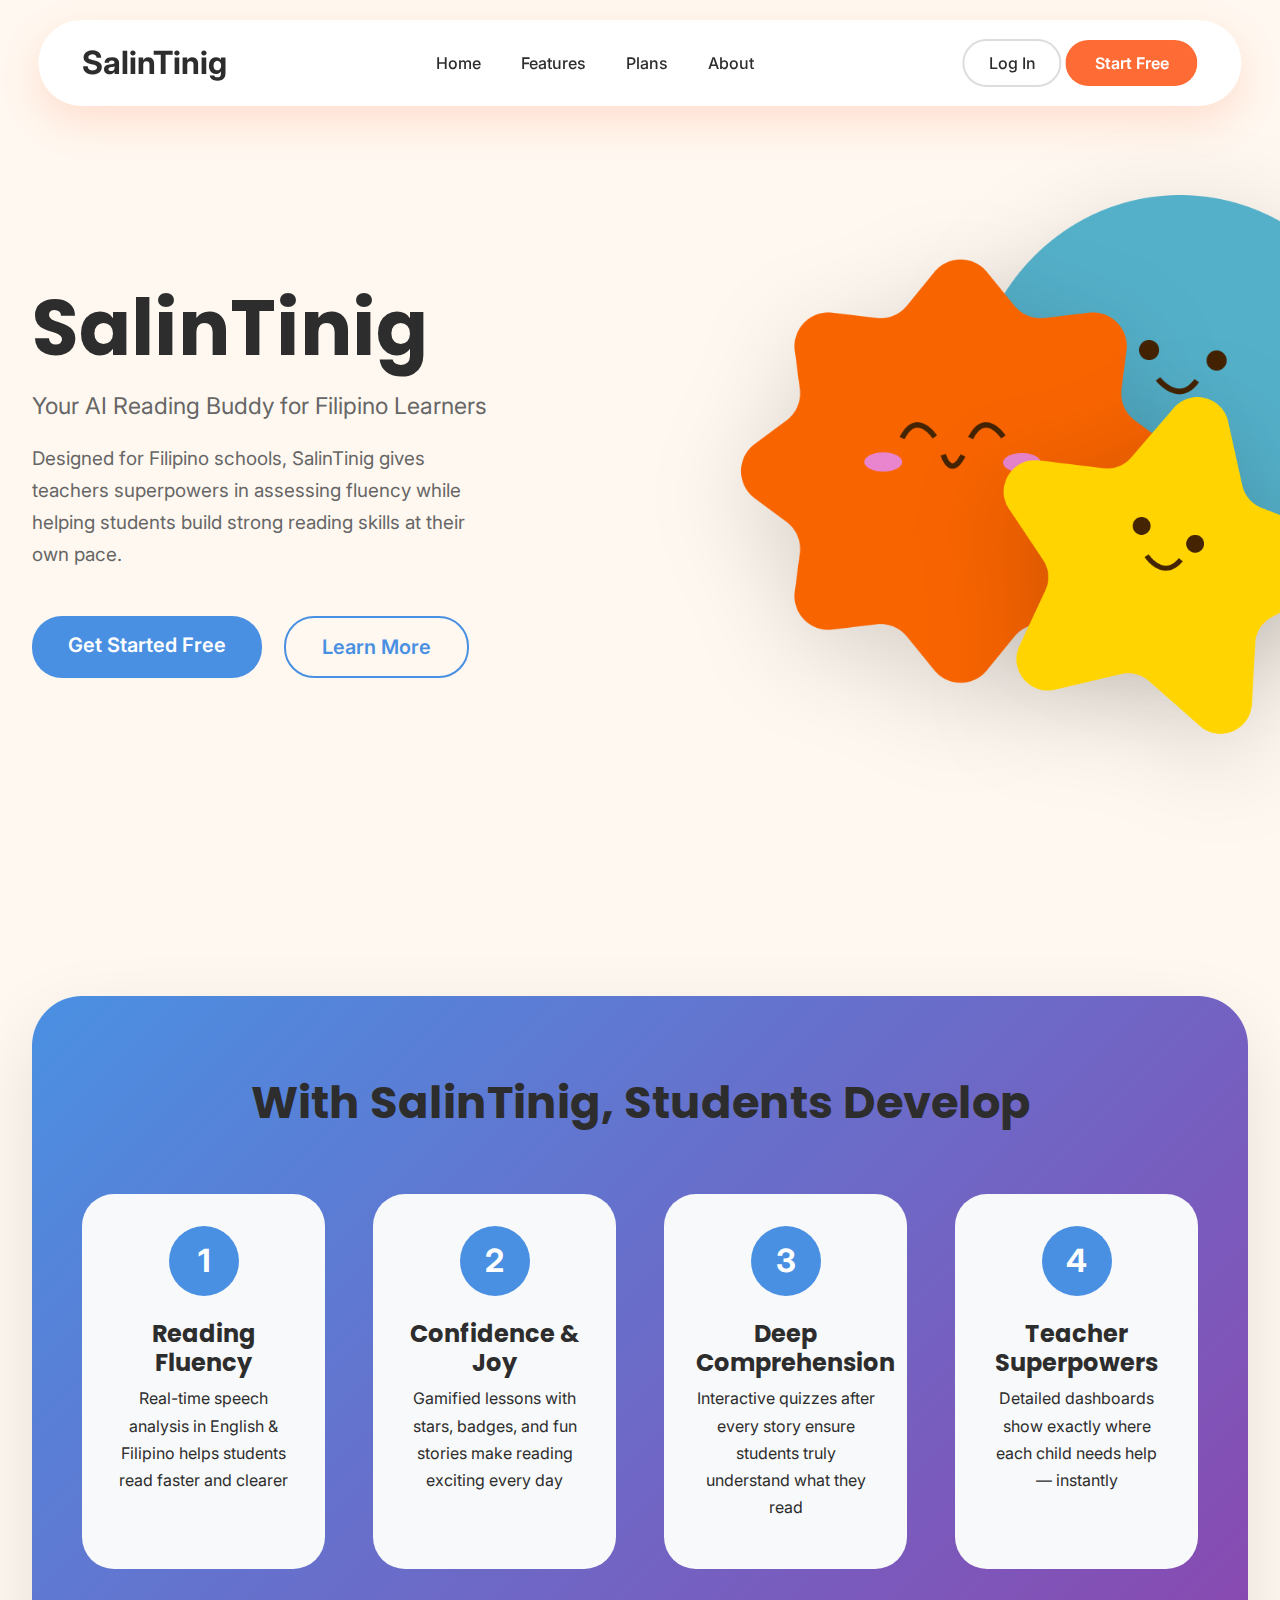
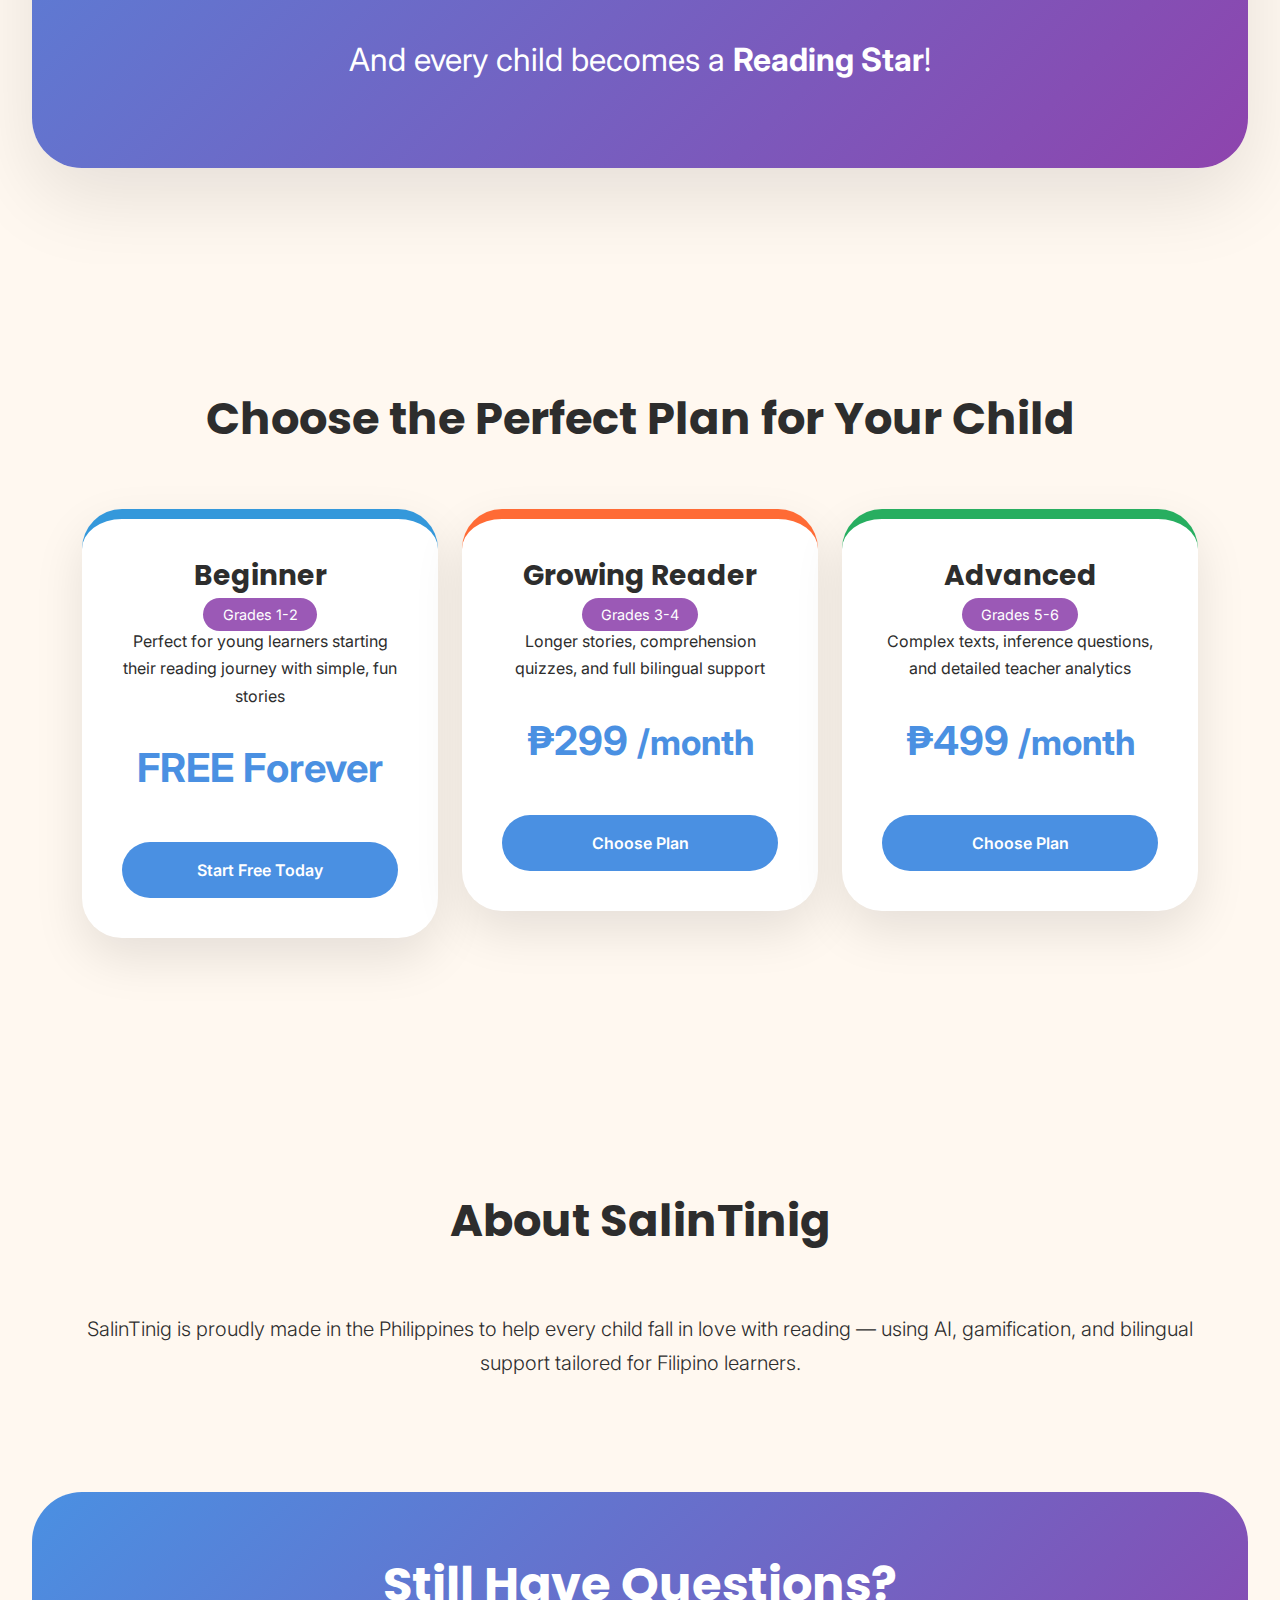
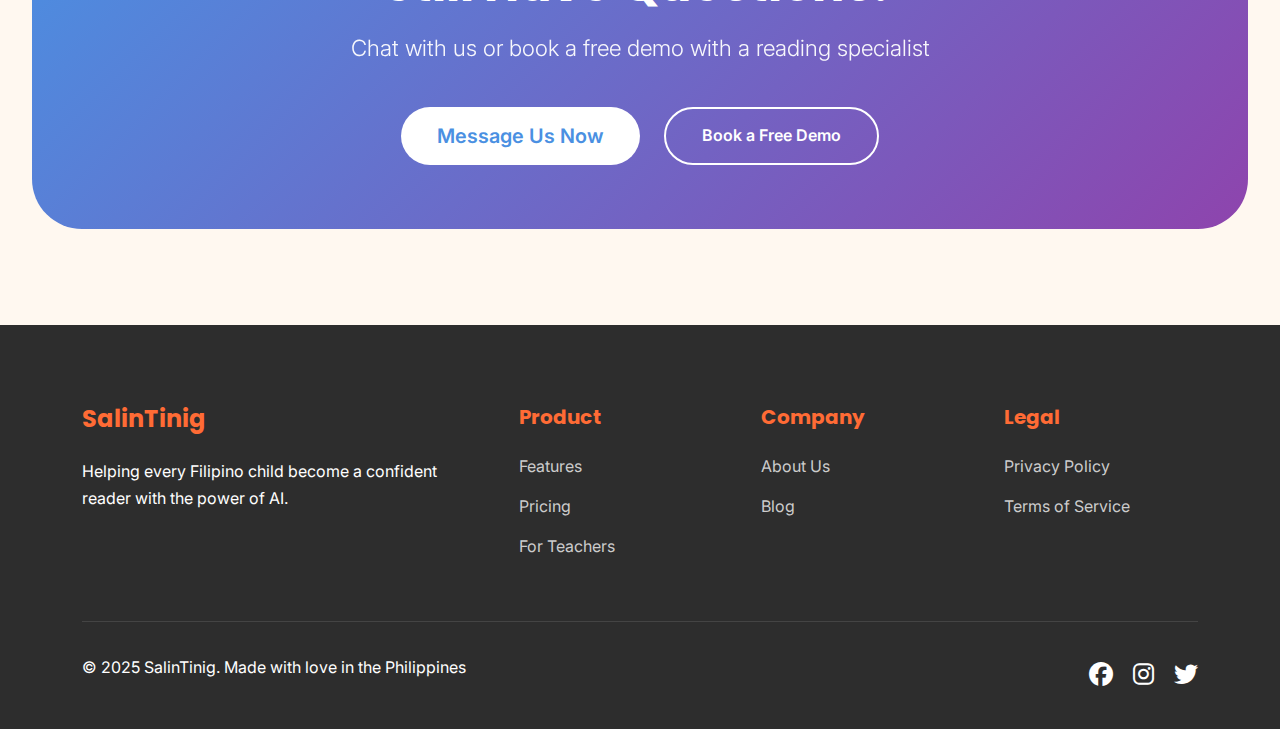
<file: index.html>
<!DOCTYPE html>
<html lang="en">

<head>
    <meta charset="UTF-8">
    <meta name="viewport" content="width=device-width, initial-scale=1.0">
    <title>SalinTinig - Your AI Reading Buddy</title>
    <link href="https://cdn.jsdelivr.net/npm/bootstrap@5.3.0/dist/css/bootstrap.min.css" rel="stylesheet">
    <link rel="stylesheet" href="https://cdnjs.cloudflare.com/ajax/libs/font-awesome/6.4.0/css/all.min.css">
    <link rel="stylesheet" href="style.css">
</head>

<body>

    <!-- Floating Navbar - Logo Now Clickable -->
    <header class="floating-navbar">
        <div class="container navbar-inner">
            <div class="nav-logo">
                <a href="#home" class="logo-link">
                    <span class="logo-text">SalinTinig</span>
                </a>
            </div>
            <nav class="nav-links">
                <a href="#home">Home</a>
                <a href="#features">Features</a>
                <a href="#plans">Plans</a>
                <a href="#about">About</a>
            </nav>
            <div class="nav-right">
                <a href="auth.html" class="btn btn-login">Log In</a>
                <a href="auth.html" class="btn btn-start">Start Free</a>
            </div>
        </div>
    </header>

    <!-- Hero Section -->
    <section id="home" class="hero-section">
        <div class="hero-content">
            <div class="hero-text">
                <h1>SalinTinig</h1>
                <p class="tagline">Your AI Reading Buddy for Filipino Learners</p>
                <p>
                    Designed for Filipino schools, SalinTinig gives teachers superpowers
                    in assessing fluency while helping students build strong reading skills
                    at their own pace.
                </p>
                <div class="hero-buttons">
                    <a href="auth.html" class="btn btn-primary btn-lg">Get Started Free</a>
                    <a href="#features" class="btn btn-outline btn-lg">Learn More</a>
                </div>
            </div>
            <div class="character-stack">
                <img src="assets/Blue Circle.png" alt="Blue Friend" class="char-blue">
                <img src="assets/Orange Star.png" alt="Orange Friend" class="char-orange">
                <img src="assets/Yellow Star.png" alt="Yellow Friend" class="char-yellow">
            </div>
        </div>
    </section>

    <!-- Features Section -->
    <section id="features" class="features-section">
        <div class="container">
            <h2 class="section-title">With SalinTinig, Students Develop</h2>
            <div class="row g-5">
                <div class="col-md-6 col-lg-3">
                    <div class="feature-card">
                        <div class="feature-num">1</div>
                        <h4>Reading Fluency</h4>
                        <p>Real-time speech analysis in English & Filipino helps students read faster and clearer</p>
                    </div>
                </div>
                <div class="col-md-6 col-lg-3">
                    <div class="feature-card">
                        <div class="feature-num">2</div>
                        <h4>Confidence & Joy</h4>
                        <p>Gamified lessons with stars, badges, and fun stories make reading exciting every day</p>
                    </div>
                </div>
                <div class="col-md-6 col-lg-3">
                    <div class="feature-card">
                        <div class="feature-num">3</div>
                        <h4>Deep Comprehension</h4>
                        <p>Interactive quizzes after every story ensure students truly understand what they read</p>
                    </div>
                </div>
                <div class="col-md-6 col-lg-3">
                    <div class="feature-card">
                        <div class="feature-num">4</div>
                        <h4>Teacher Superpowers</h4>
                        <p>Detailed dashboards show exactly where each child needs help — instantly</p>
                    </div>
                </div>
            </div>
            <div class="trophy-text">
                And every child becomes a <strong>Reading Star</strong>!
            </div>
        </div>
    </section>

    <!-- Plans Section -->
    <section id="plans" class="programs-section">
        <div class="container">
            <h2 class="section-title">Choose the Perfect Plan for Your Child</h2>
            <div class="row g-4 justify-content-center">
                <div class="col-md-6 col-lg-4">
                    <div class="program-card beginner">
                        <div class="program-header">
                            <h3>Beginner</h3>
                            <span class="grade-badge">Grades 1-2</span>
                        </div>
                        <p>Perfect for young learners starting their reading journey with simple, fun stories</p>
                        <div class="price">FREE Forever</div>
                        <a href="auth.html" class="btn btn-program">Start Free Today</a>
                    </div>
                </div>
                <div class="col-md-6 col-lg-4">
                    <div class="program-card growing">
                        <div class="program-header">
                            <h3>Growing Reader</h3>
                            <span class="grade-badge">Grades 3-4</span>
                        </div>
                        <p>Longer stories, comprehension quizzes, and full bilingual support</p>
                        <div class="price">₱299 <small>/month</small></div>
                        <a href="auth.html" class="btn btn-program">Choose Plan</a>
                    </div>
                </div>
                <div class="col-md-6 col-lg-4">
                    <div class="program-card advanced">
                        <div class="program-header">
                            <h3>Advanced</h3>
                            <span class="grade-badge">Grades 5-6</span>
                        </div>
                        <p>Complex texts, inference questions, and detailed teacher analytics</p>
                        <div class="price">₱499 <small>/month</small></div>
                        <a href="auth.html" class="btn btn-program">Choose Plan</a>
                    </div>
                </div>
            </div>
        </div>
    </section>

    <!-- About Section -->
    <section id="about" class="about-section">
        <div class="container">
            <h2 class="section-title">About SalinTinig</h2>
            <p class="text-center lead">SalinTinig is proudly made in the Philippines to help every child fall in love
                with reading — using AI, gamification, and bilingual support tailored for Filipino learners.</p>
        </div>
    </section>

    <!-- Final CTA -->
    <section class="cta-final">
        <div class="container text-center">
            <h2>Still Have Questions?</h2>
            <p class="lead">Chat with us or book a free demo with a reading specialist</p>
            <div class="cta-buttons">
                <a href="#" class="btn btn-primary btn-lg">Message Us Now</a>
                <a href="#" class="btn btn-outline">Book a Free Demo</a>
            </div>
        </div>
    </section>

    <!-- Footer -->
    <footer class="site-footer">
        <div class="container">
            <div class="footer-grid">
                <div class="footer-col">
                    <h4>SalinTinig</h4>
                    <p>Helping every Filipino child become a confident reader with the power of AI.</p>
                </div>
                <div class="footer-col">
                    <h5>Product</h5>
                    <a href="#">Features</a>
                    <a href="#">Pricing</a>
                    <a href="#">For Teachers</a>
                </div>
                <div class="footer-col">
                    <h5>Company</h5>
                    <a href="#">About Us</a>
                    <a href="#">Blog</a>
                </div>
                <div class="footer-col">
                    <h5>Legal</h5>
                    <a href="#">Privacy Policy</a>
                    <a href="#">Terms of Service</a>
                </div>
            </div>
            <div class="footer-bottom">
                <p>© 2025 SalinTinig. Made with love in the Philippines</p>
                <div class="social">
                    <a href="#"><i class="fab fa-facebook"></i></a>
                    <a href="#"><i class="fab fa-instagram"></i></a>
                    <a href="#"><i class="fab fa-twitter"></i></a>
                </div>
            </div>
        </div>
    </footer>

    <script src="https://cdn.jsdelivr.net/npm/bootstrap@5.3.0/dist/js/bootstrap.bundle.min.js"></script>
</body>

</html>
</file>
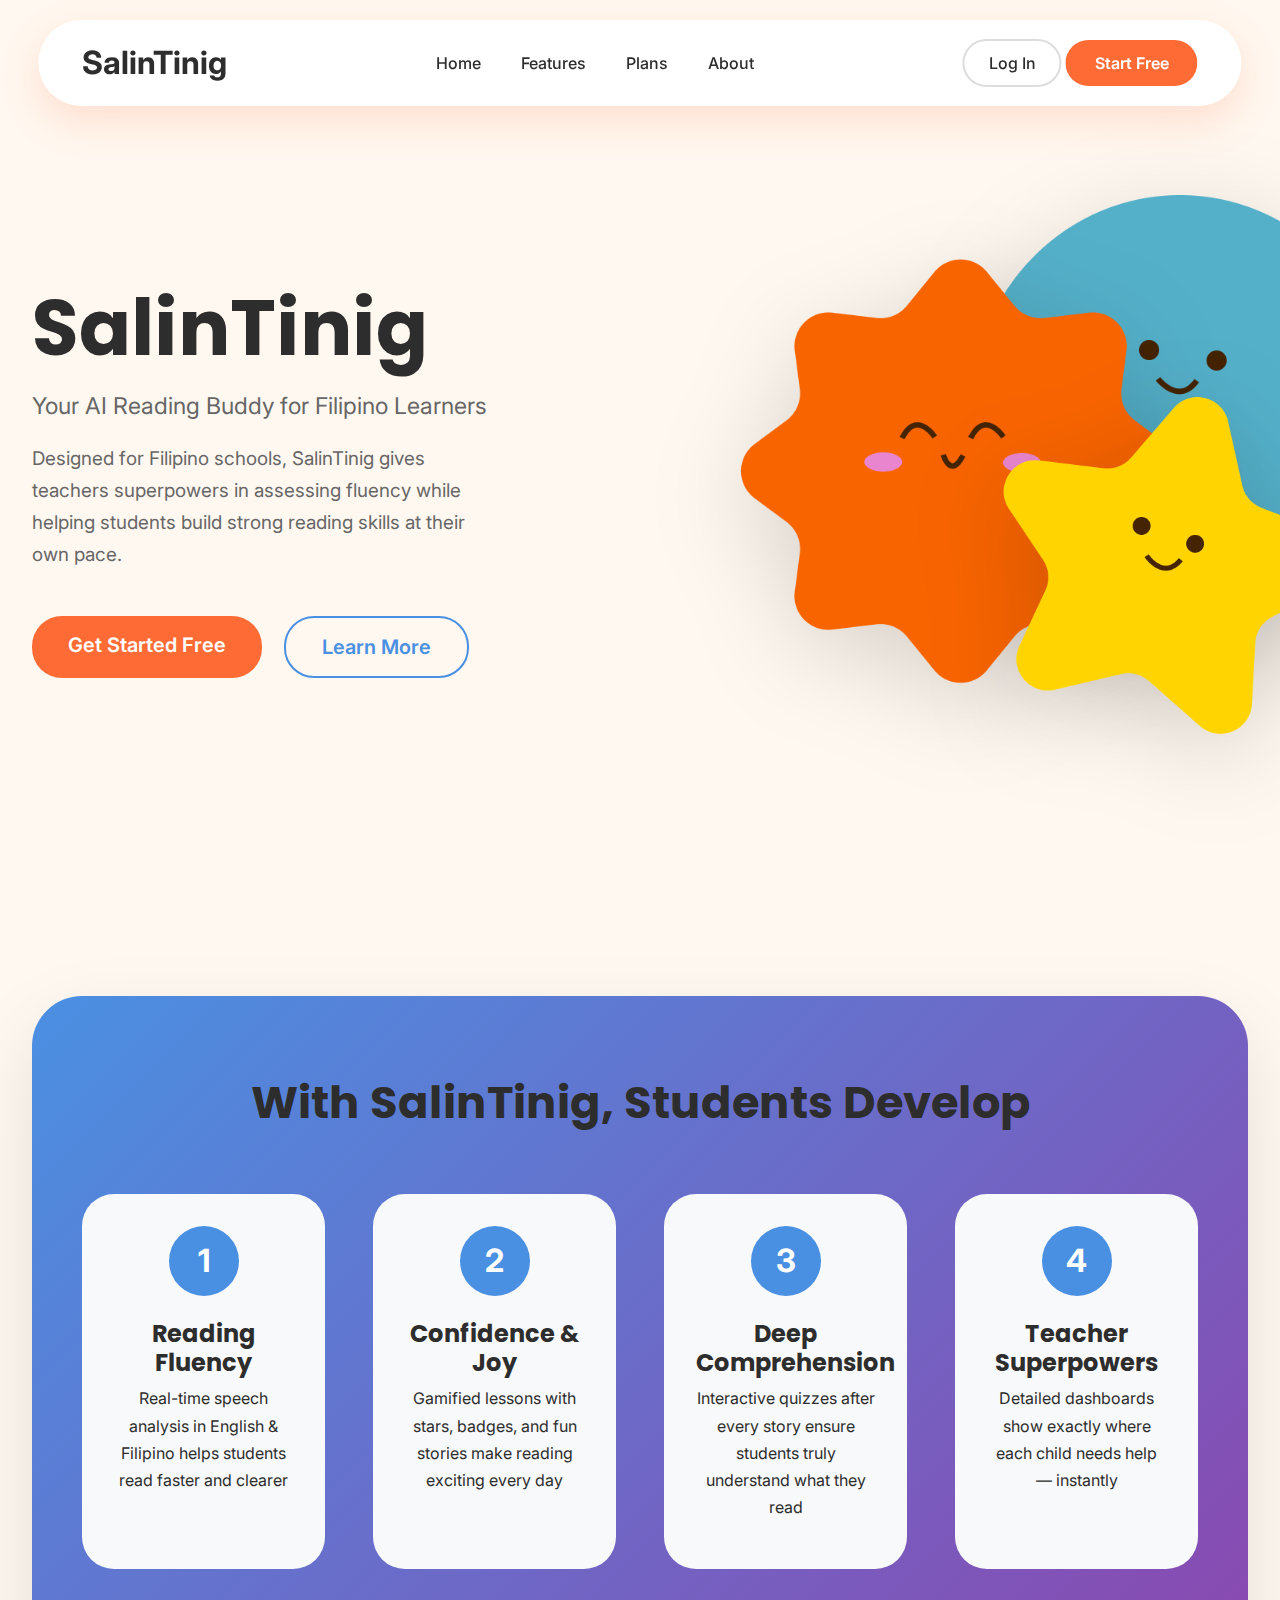
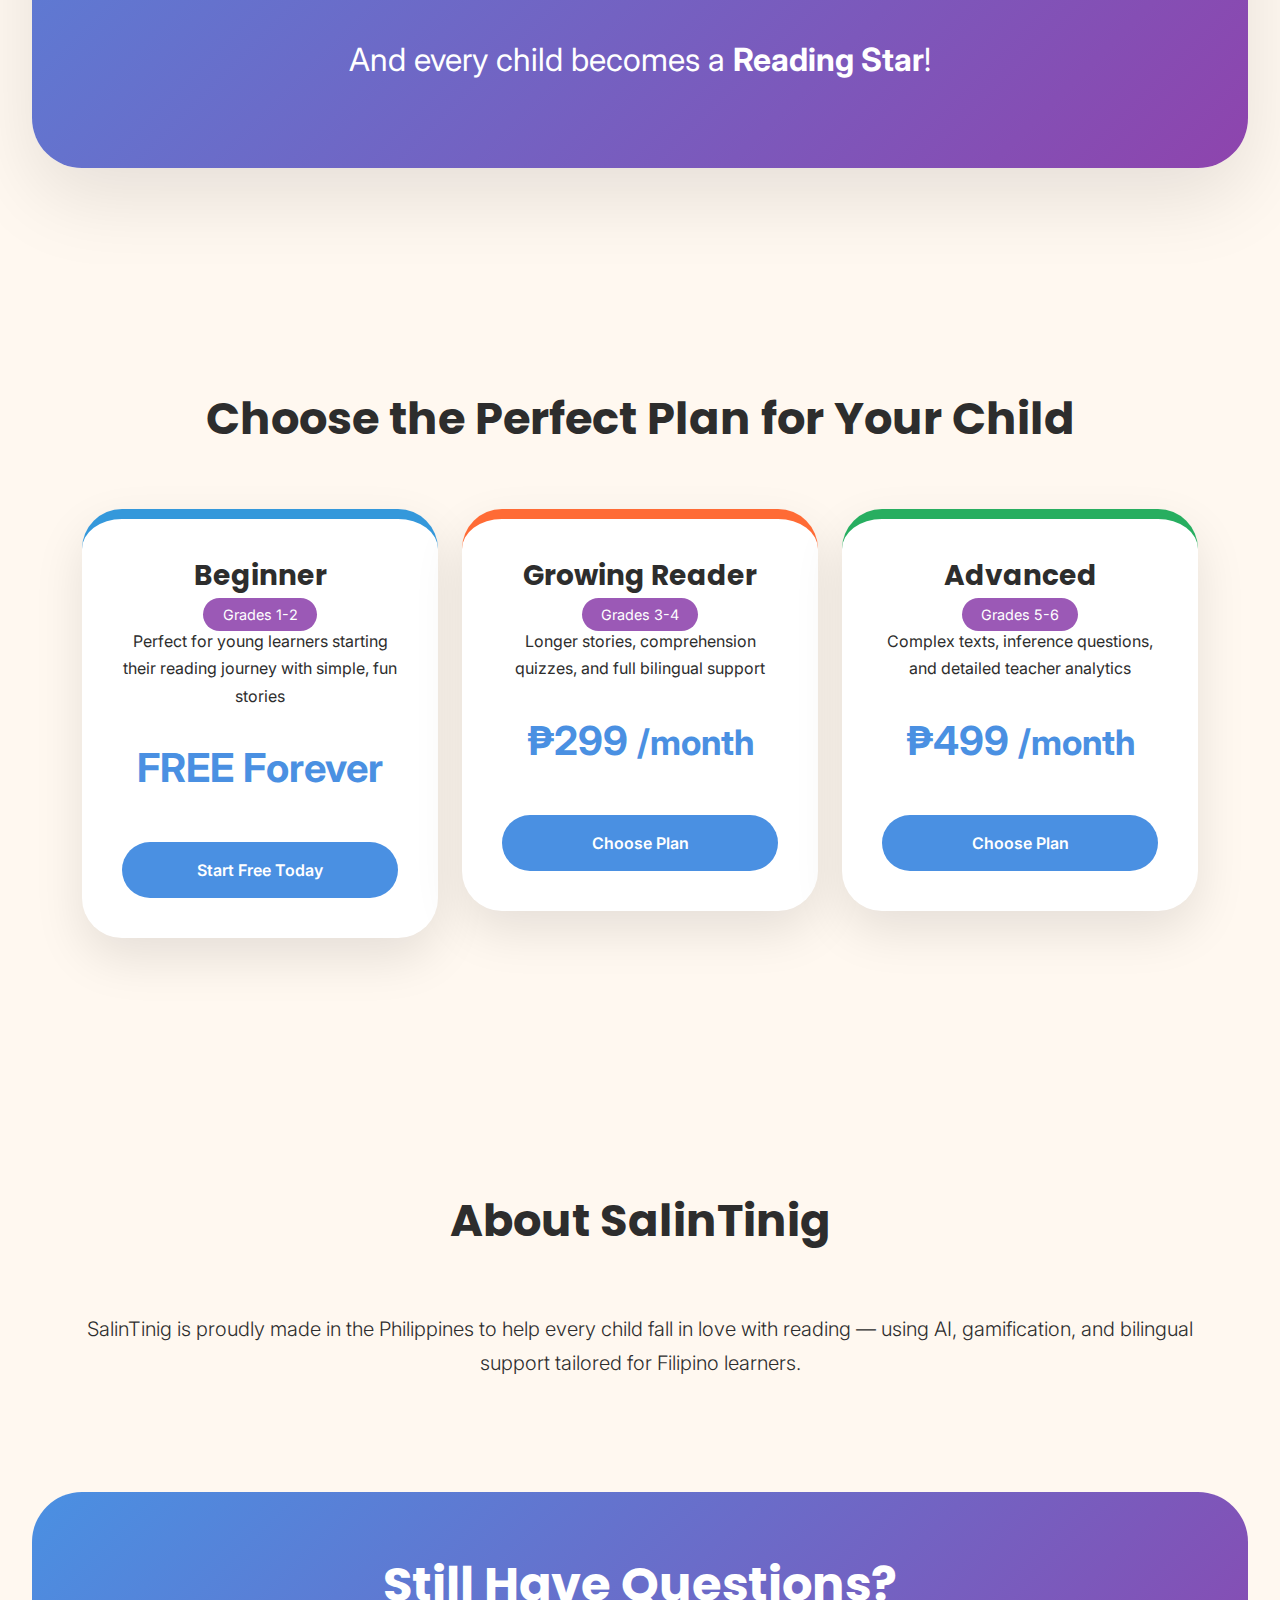
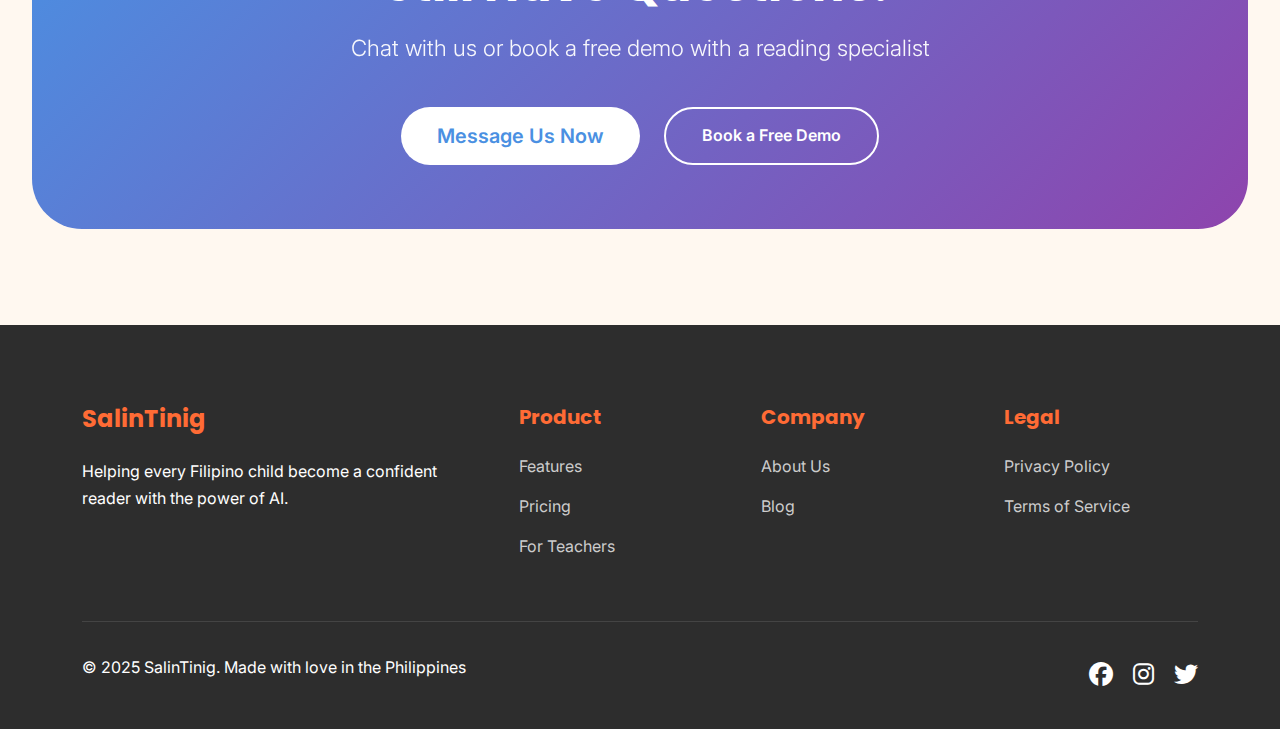
<file: public/index.html>
<!DOCTYPE html>
<html lang="en">

<head>
    <meta charset="UTF-8">
    <meta name="viewport" content="width=device-width, initial-scale=1.0">
    <title>SalinTinig - Your AI Reading Buddy</title>
    <link href="https://cdn.jsdelivr.net/npm/bootstrap@5.3.0/dist/css/bootstrap.min.css" rel="stylesheet">
    <link rel="stylesheet" href="https://cdnjs.cloudflare.com/ajax/libs/font-awesome/6.4.0/css/all.min.css">
    <link rel="stylesheet" href="/public/css/style.css">
</head>

<body>

    <!-- Floating Navbar - Logo Now Clickable -->
    <header class="floating-navbar">
        <div class="container navbar-inner">
            <div class="nav-logo">
                <a href="#home" class="logo-link">
                    <span class="logo-text">SalinTinig</span>
                </a>
            </div>
            <nav class="nav-links">
                <a href="#home">Home</a>
                <a href="#features">Features</a>
                <a href="#plans">Plans</a>
                <a href="#about">About</a>
            </nav>
            <div class="nav-right">
                <a href="auth.html" class="btn btn-login">Log In</a>
                <a href="auth.html" class="btn btn-start">Start Free</a>
            </div>
        </div>
    </header>

    <!-- Hero Section -->
    <section id="home" class="hero-section">
        <div class="hero-content">
            <div class="hero-text">
                <h1>SalinTinig</h1>
                <p class="tagline">Your AI Reading Buddy for Filipino Learners</p>
                <p>
                    Designed for Filipino schools, SalinTinig gives teachers superpowers
                    in assessing fluency while helping students build strong reading skills
                    at their own pace.
                </p>
                <div class="hero-buttons">
                    <a href="auth.html" class="btn btn-primary btn-lg">Get Started Free</a>
                    <a href="#features" class="btn btn-outline btn-lg">Learn More</a>
                </div>
            </div>
            <div class="character-stack">
                <img src="assets/Blue Circle.png" alt="Blue Friend" class="char-blue">
                <img src="assets/Orange Star.png" alt="Orange Friend" class="char-orange">
                <img src="assets/Yellow Star.png" alt="Yellow Friend" class="char-yellow">
            </div>
        </div>
    </section>

    <!-- Features Section -->
    <section id="features" class="features-section">
        <div class="container">
            <h2 class="section-title">With SalinTinig, Students Develop</h2>
            <div class="row g-5">
                <div class="col-md-6 col-lg-3">
                    <div class="feature-card">
                        <div class="feature-num">1</div>
                        <h4>Reading Fluency</h4>
                        <p>Real-time speech analysis in English & Filipino helps students read faster and clearer</p>
                    </div>
                </div>
                <div class="col-md-6 col-lg-3">
                    <div class="feature-card">
                        <div class="feature-num">2</div>
                        <h4>Confidence & Joy</h4>
                        <p>Gamified lessons with stars, badges, and fun stories make reading exciting every day</p>
                    </div>
                </div>
                <div class="col-md-6 col-lg-3">
                    <div class="feature-card">
                        <div class="feature-num">3</div>
                        <h4>Deep Comprehension</h4>
                        <p>Interactive quizzes after every story ensure students truly understand what they read</p>
                    </div>
                </div>
                <div class="col-md-6 col-lg-3">
                    <div class="feature-card">
                        <div class="feature-num">4</div>
                        <h4>Teacher Superpowers</h4>
                        <p>Detailed dashboards show exactly where each child needs help — instantly</p>
                    </div>
                </div>
            </div>
            <div class="trophy-text">
                And every child becomes a <strong>Reading Star</strong>!
            </div>
        </div>
    </section>

    <!-- Plans Section -->
    <section id="plans" class="programs-section">
        <div class="container">
            <h2 class="section-title">Choose the Perfect Plan for Your Child</h2>
            <div class="row g-4 justify-content-center">
                <div class="col-md-6 col-lg-4">
                    <div class="program-card beginner">
                        <div class="program-header">
                            <h3>Beginner</h3>
                            <span class="grade-badge">Grades 1-2</span>
                        </div>
                        <p>Perfect for young learners starting their reading journey with simple, fun stories</p>
                        <div class="price">FREE Forever</div>
                        <a href="auth.html" class="btn btn-program">Start Free Today</a>
                    </div>
                </div>
                <div class="col-md-6 col-lg-4">
                    <div class="program-card growing">
                        <div class="program-header">
                            <h3>Growing Reader</h3>
                            <span class="grade-badge">Grades 3-4</span>
                        </div>
                        <p>Longer stories, comprehension quizzes, and full bilingual support</p>
                        <div class="price">₱299 <small>/month</small></div>
                        <a href="auth.html" class="btn btn-program">Choose Plan</a>
                    </div>
                </div>
                <div class="col-md-6 col-lg-4">
                    <div class="program-card advanced">
                        <div class="program-header">
                            <h3>Advanced</h3>
                            <span class="grade-badge">Grades 5-6</span>
                        </div>
                        <p>Complex texts, inference questions, and detailed teacher analytics</p>
                        <div class="price">₱499 <small>/month</small></div>
                        <a href="auth.html" class="btn btn-program">Choose Plan</a>
                    </div>
                </div>
            </div>
        </div>
    </section>

    <!-- About Section -->
    <section id="about" class="about-section">
        <div class="container">
            <h2 class="section-title">About SalinTinig</h2>
            <p class="text-center lead">SalinTinig is proudly made in the Philippines to help every child fall in love
                with reading — using AI, gamification, and bilingual support tailored for Filipino learners.</p>
        </div>
    </section>

    <!-- Final CTA -->
    <section class="cta-final">
        <div class="container text-center">
            <h2>Still Have Questions?</h2>
            <p class="lead">Chat with us or book a free demo with a reading specialist</p>
            <div class="cta-buttons">
                <a href="#" class="btn btn-primary btn-lg">Message Us Now</a>
                <a href="#" class="btn btn-outline">Book a Free Demo</a>
            </div>
        </div>
    </section>

    <!-- Footer -->
    <footer class="site-footer">
        <div class="container">
            <div class="footer-grid">
                <div class="footer-col">
                    <h4>SalinTinig</h4>
                    <p>Helping every Filipino child become a confident reader with the power of AI.</p>
                </div>
                <div class="footer-col">
                    <h5>Product</h5>
                    <a href="#">Features</a>
                    <a href="#">Pricing</a>
                    <a href="#">For Teachers</a>
                </div>
                <div class="footer-col">
                    <h5>Company</h5>
                    <a href="#">About Us</a>
                    <a href="#">Blog</a>
                </div>
                <div class="footer-col">
                    <h5>Legal</h5>
                    <a href="#">Privacy Policy</a>
                    <a href="#">Terms of Service</a>
                </div>
            </div>
            <div class="footer-bottom">
                <p>© 2025 SalinTinig. Made with love in the Philippines</p>
                <div class="social">
                    <a href="#"><i class="fab fa-facebook"></i></a>
                    <a href="#"><i class="fab fa-instagram"></i></a>
                    <a href="#"><i class="fab fa-twitter"></i></a>
                </div>
            </div>
        </div>
    </footer>

    <script src="https://cdn.jsdelivr.net/npm/bootstrap@5.3.0/dist/js/bootstrap.bundle.min.js"></script>
</body>

</html>
</file>
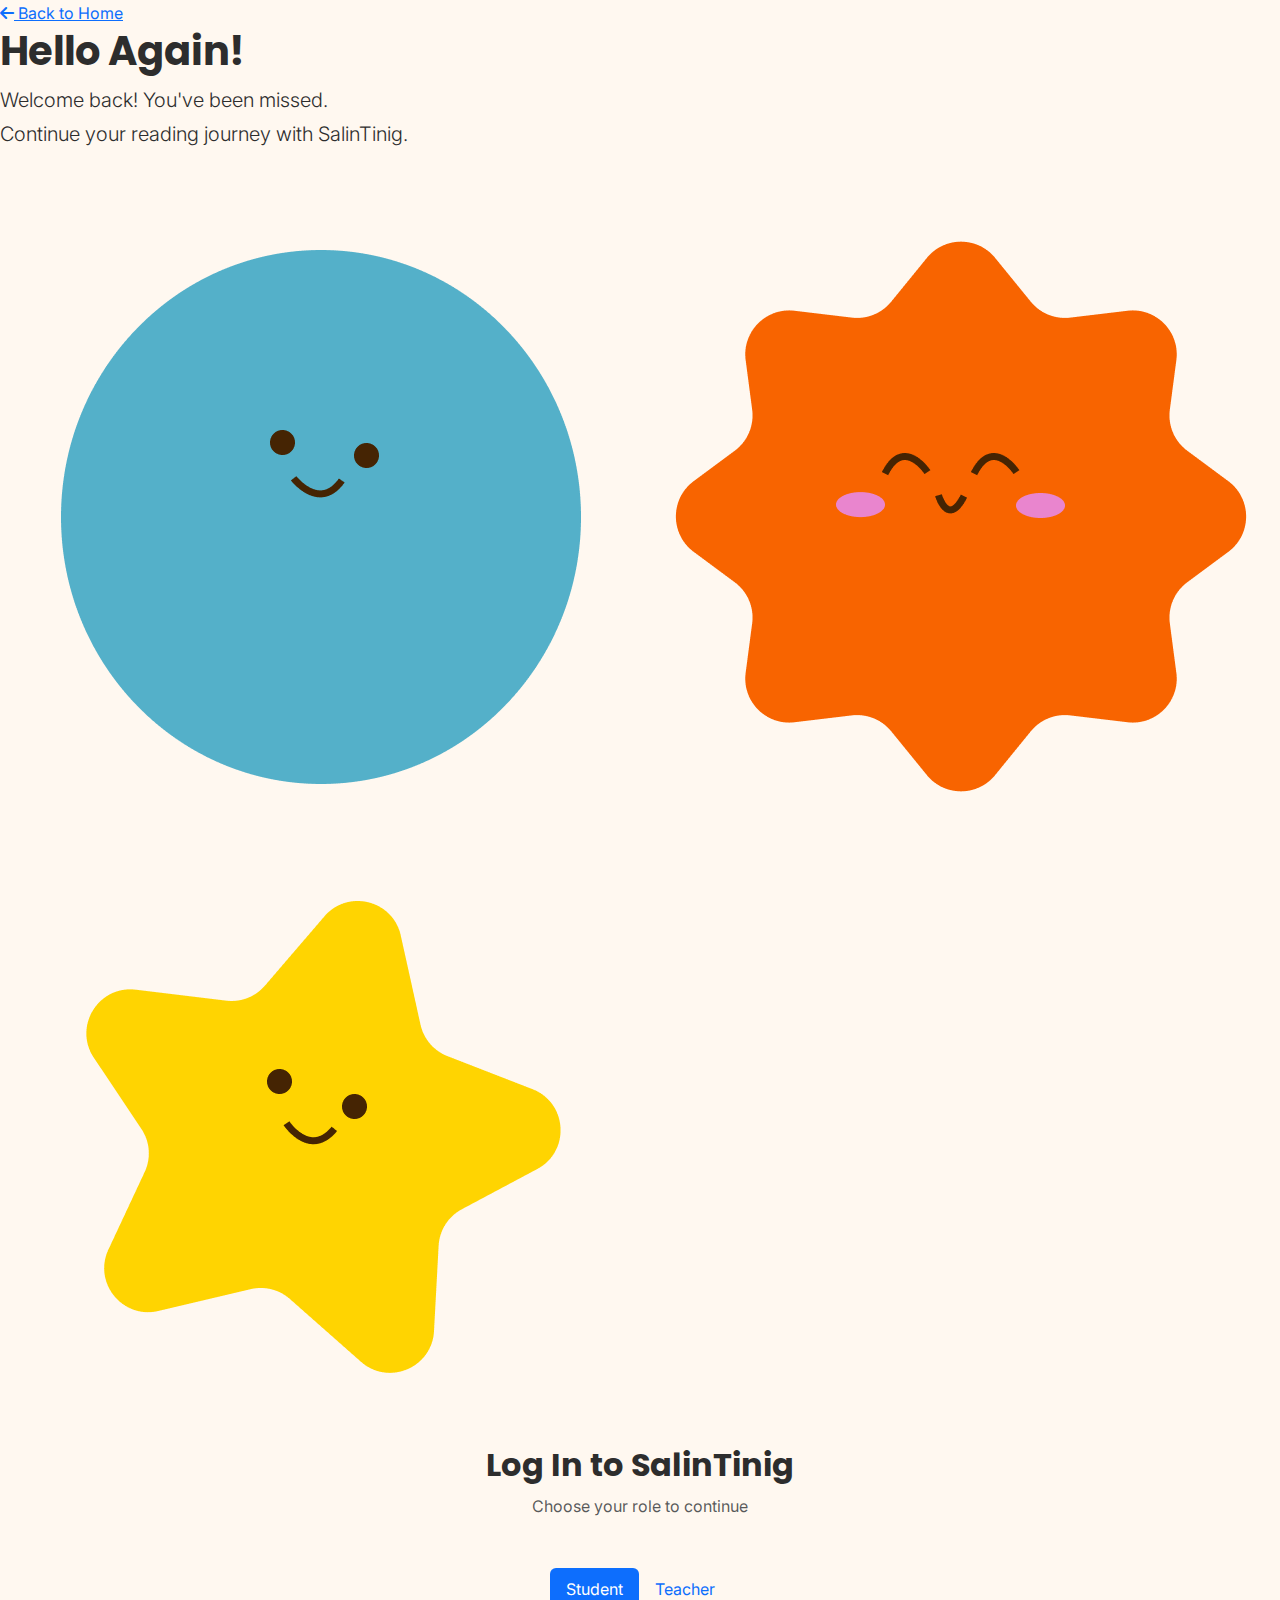
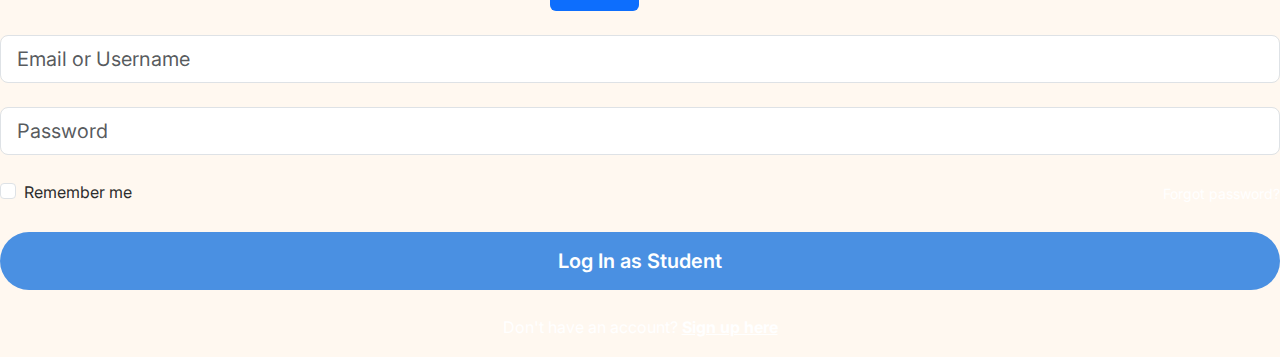
<file: auth.html>
<!DOCTYPE html>
<html lang="en">

<head>
    <meta charset="UTF-8">
    <meta name="viewport" content="width=device-width, initial-scale=1.0">
    <title>Log In • SalinTinig</title>
    <link href="https://cdn.jsdelivr.net/npm/bootstrap@5.3.0/dist/css/bootstrap.min.css" rel="stylesheet">
    <link rel="stylesheet" href="https://cdnjs.cloudflare.com/ajax/libs/font-awesome/6.4.0/css/all.min.css">
    <link rel="stylesheet" href="style.css">
</head>

<body>

    <!-- Back to Home -->
    <a href="index.html" class="back-home">
        <i class="fas fa-arrow-left"></i> Back to Home
    </a>

    <!-- Split Screen Auth -->
    <section class="auth-split">
        <!-- Left Side - Characters -->
        <div class="auth-left">
            <div class="auth-left-content">
                <h1>Hello Again!</h1>
                <p class="lead mb-5">
                    Welcome back! You've been missed.<br>
                    Continue your reading journey with SalinTinig.
                </p>

                <div class="floating-characters">
                    <img src="assets/Blue Circle.png" alt="Blue" class="float-char char1">
                    <img src="assets/Orange Star.png" alt="Orange" class="float-char char2">
                    <img src="assets/Yellow Star.png" alt="Yellow" class="float-char char3">
                </div>

                <div class="decor-shapes">
                    <div class="shape shape1"></div>
                    <div class="shape shape2"></div>
                    <div class="shape shape3"></div>
                    <div class="shape shape4"></div>
                </div>
            </div>
        </div>

        <!-- Right Side - Login Form -->
        <div class="auth-right">
            <div class="auth-form-container">
                <div class="text-center mb-5">
                    <h2>Log In to SalinTinig</h2>
                    <p class="text-muted">Choose your role to continue</p>
                </div>

                <!-- Tabs -->
                <ul class="nav nav-pills mb-4 justify-content-center" id="authTab" role="tablist">
                    <li class="nav-item" role="presentation">
                        <button class="nav-link active" id="student-tab" data-bs-toggle="pill"
                            data-bs-target="#student">
                            Student
                        </button>
                    </li>
                    <li class="nav-item" role="presentation">
                        <button class="nav-link" id="teacher-tab" data-bs-toggle="pill" data-bs-target="#teacher">
                            Teacher
                        </button>
                    </li>
                </ul>

                <div class="tab-content" id="authTabContent">
                    <!-- Student Login -->
                    <div class="tab-pane fade show active" id="student">
                        <form>
                            <div class="mb-4">
                                <input type="email" class="form-control form-control-lg" placeholder="Email or Username"
                                    required>
                            </div>
                            <div class="mb-4">
                                <input type="password" class="form-control form-control-lg" placeholder="Password"
                                    required>
                            </div>
                            <div class="d-flex justify-content-between align-items-center mb-4">
                                <div class="form-check">
                                    <input class="form-check-input" type="checkbox" id="rememberStudent">
                                    <label class="form-check-label" for="rememberStudent">Remember me</label>
                                </div>
                                <a href="#" class="text-decoration-none small text-white">Forgot password?</a>
                            </div>
                            <button type="submit" class="btn btn-primary w-100 btn-lg">Log In as Student</button>
                        </form>
                    </div>

                    <!-- Teacher Login -->
                    <div class="tab-pane fade" id="teacher">
                        <form>
                            <div class="mb-4">
                                <input type="email" class="form-control form-control-lg" placeholder="School Email"
                                    required>
                            </div>
                            <div class="mb-4">
                                <input type="password" class="form-control form-control-lg" placeholder="Password"
                                    required>
                            </div>
                            <div class="d-flex justify-content-between align-items-center mb-4">
                                <div class="form-check">
                                    <input class="form-check-input" type="checkbox" id="rememberTeacher">
                                    <label class="form-check-label" for="rememberTeacher">Remember me</label>
                                </div>
                                <a href="#" class="text-decoration-none small text-white">Forgot password?</a>
                            </div>
                            <button type="submit" class="btn btn-primary w-100 btn-lg">Log In as Teacher</button>
                        </form>
                    </div>
                </div>

                <div class="text-center mt-4">
                    <p class="text-white opacity-90">
                        Don't have an account?
                        <a href="#" class="fw-bold text-white text-decoration-underline">Sign up here</a>
                    </p>
                </div>
            </div>
        </div>
    </section>

    <script src="https://cdn.jsdelivr.net/npm/bootstrap@5.3.0/dist/js/bootstrap.bundle.min.js"></script>
    <script src="script.js"></script>
</body>

</html>
</file>
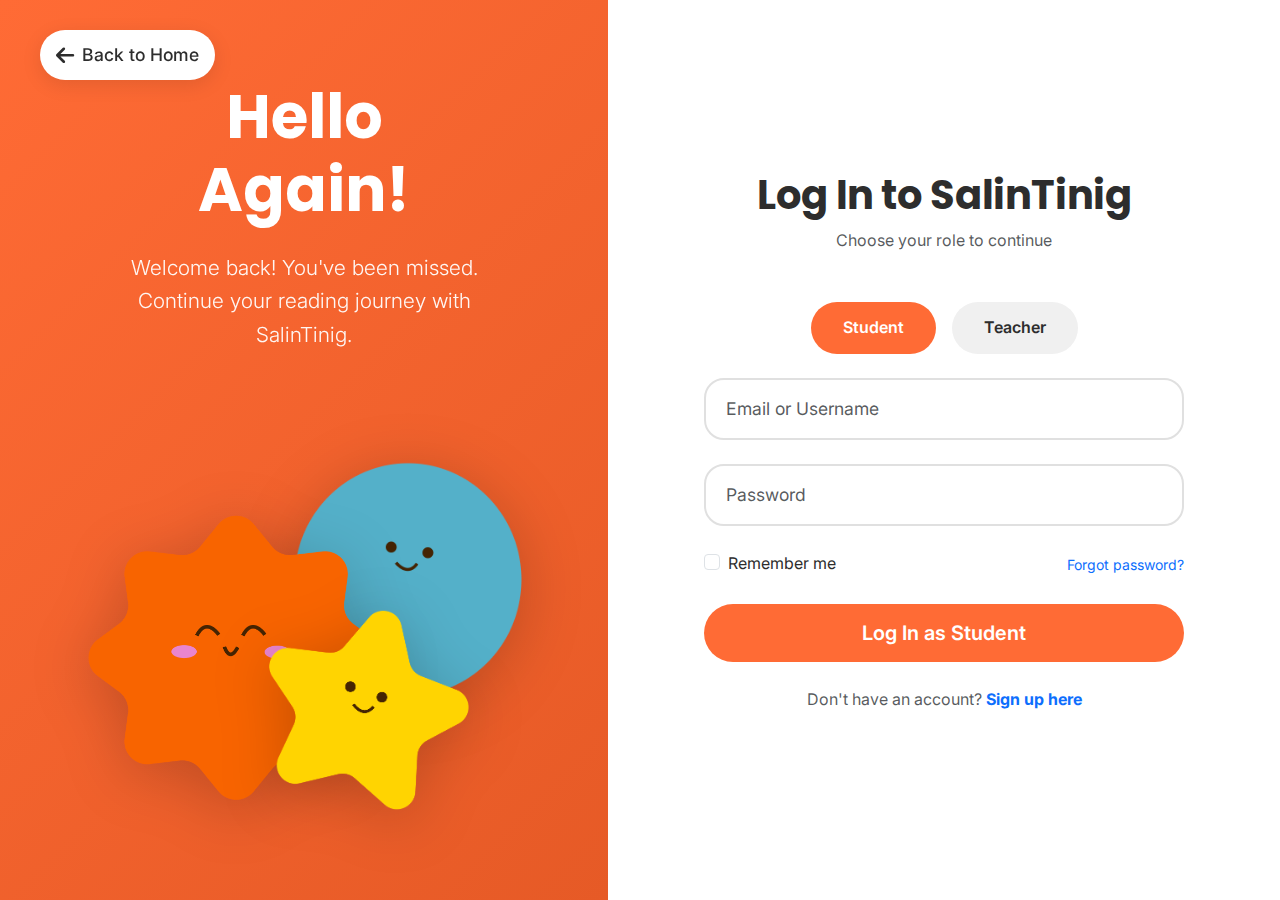
<file: public/auth.html>
<!DOCTYPE html>
<html lang="en">

<head>
    <meta charset="UTF-8">
    <meta name="viewport" content="width=device-width, initial-scale=1.0">
    <title>Log In • SalinTinig</title>
    <link href="https://cdn.jsdelivr.net/npm/bootstrap@5.3.0/dist/css/bootstrap.min.css" rel="stylesheet">
    <link rel="stylesheet" href="https://cdnjs.cloudflare.com/ajax/libs/font-awesome/6.4.0/css/all.min.css">
    <link rel="stylesheet" href="/public/css/style.css">
</head>

<body>

    <!-- Back to Home -->
    <a href="index.html" class="back-home">
        <i class="fas fa-arrow-left"></i> Back to Home
    </a>

    <!-- Split Screen Auth -->
    <section class="auth-split">
        <!-- Left Side - Characters -->
        <div class="auth-left">
            <div class="auth-left-content">
                <!-- Student Message -->
                <div class="welcome-message student-message">
                    <h1>Hello Again!</h1>
                    <p class="lead mb-5">
                        Welcome back! You've been missed.<br>
                        Continue your reading journey with SalinTinig.
                    </p>
                </div>

                <!-- Teacher Message -->
                <div class="welcome-message teacher-message">
                    <h1>Welcome back!</h1>
                    <p class="lead mb-5">
                        Great to see you again!<br>
                        Let's help your students become reading stars.
                    </p>
                </div>

                <!-- Sign Up Message -->
                <div class="welcome-message signup-message">
                    <h1>Join SalinTinig!</h1>
                    <p class="lead mb-5">
                        Create your account and start your<br>
                        reading adventure today.
                    </p>
                </div>

                <div class="floating-characters">
                    <img src="assets/Blue Circle.png" alt="Blue" class="float-char char1">
                    <img src="assets/Orange Star.png" alt="Orange" class="float-char char2">
                    <img src="assets/Yellow Star.png" alt="Yellow" class="float-char char3">
                </div>
            </div>
        </div>

        <!-- Right Side - Forms -->
        <div class="auth-right">
            <div class="auth-form-container w-100" style="max-width: 480px;">
                <!-- Login Section -->
                <div id="login-section">
                    <div class="text-center mb-5">
                        <h2>Log In to SalinTinig</h2>
                        <p class="text-muted">Choose your role to continue</p>
                    </div>

                    <!-- Tabs -->
                    <ul class="nav nav-pills mb-4 justify-content-center" id="authTab" role="tablist">
                        <li class="nav-item" role="presentation">
                            <button class="nav-link active" id="student-tab" data-bs-toggle="pill"
                                data-bs-target="#student">
                                Student
                            </button>
                        </li>
                        <li class="nav-item" role="presentation">
                            <button class="nav-link" id="teacher-tab" data-bs-toggle="pill" data-bs-target="#teacher">
                                Teacher
                            </button>
                        </li>
                    </ul>

                    <div class="tab-content" id="authTabContent">
                        <!-- Student Login -->
                        <div class="tab-pane fade show active" id="student">
                            <form>
                                <div class="mb-4">
                                    <input type="email" class="form-control form-control-lg"
                                        placeholder="Email or Username" required>
                                </div>
                                <div class="mb-4">
                                    <input type="password" class="form-control form-control-lg" placeholder="Password"
                                        required>
                                </div>
                                <div class="d-flex justify-content-between align-items-center mb-4">
                                    <div class="form-check">
                                        <input class="form-check-input" type="checkbox" id="rememberStudent">
                                        <label class="form-check-label" for="rememberStudent">Remember me</label>
                                    </div>
                                    <a href="#" class="text-decoration-none small">Forgot password?</a>
                                </div>
                                <button type="submit" class="btn btn-primary w-100 btn-lg">Log In as Student</button>
                            </form>
                        </div>

                        <!-- Teacher Login -->
                        <div class="tab-pane fade" id="teacher">
                            <form>
                                <div class="mb-4">
                                    <input type="email" class="form-control form-control-lg" placeholder="School Email"
                                        required>
                                </div>
                                <div class="mb-4">
                                    <input type="password" class="form-control form-control-lg" placeholder="Password"
                                        required>
                                </div>
                                <div class="d-flex justify-content-between align-items-center mb-4">
                                    <div class="form-check">
                                        <input class="form-check-input" type="checkbox" id="rememberTeacher">
                                        <label class="form-check-label" for="rememberTeacher">Remember me</label>
                                    </div>
                                    <a href="#" class="text-decoration-none small">Forgot password?</a>
                                </div>
                                <button type="submit" class="btn btn-primary w-100 btn-lg">Log In as Teacher</button>
                            </form>
                        </div>
                    </div>

                    <div class="text-center mt-4">
                        <p class="text-muted">
                            Don't have an account?
                            <a href="#" id="show-signup" class="fw-bold text-decoration-none">Sign up here</a>
                        </p>
                    </div>
                </div>

                <!-- Sign Up Section -->
                <div id="signup-section">
                    <div class="text-center mb-5">
                        <h2>Create Your Account</h2>
                        <p class="text-muted">Fill in your details to get started</p>
                    </div>

                    <form id="signup-form">

                        <div class="mb-4">
                            <select name="classification" id="classification-select" class="form-select form-select-lg"
                                required>
                                <option value="" disabled selected>Classification</option>
                                <option value="student">Student</option>
                                <option value="teacher">Teacher</option>
                            </select>
                        </div>

                        <div class="mb-4">
                            <input type="text" name="full_name" class="form-control form-control-lg"
                                placeholder="Full Name" required>
                        </div>

                        <div class="mb-4">
                            <input type="email" name="email" class="form-control form-control-lg" placeholder="Email"
                                required>
                        </div>

                        <!-- This field changes label & name dynamically -->
                        <div class="mb-4" id="id-field-container">
                            <input type="text" name="lrn_number" id="id-field" class="form-control form-control-lg"
                                placeholder="LRN Number" required>
                        </div>

                        <div class="mb-4">
                            <input type="password" name="password" class="form-control form-control-lg"
                                placeholder="Password" required>
                        </div>
                        <div class="mb-4">
                            <input type="password" name="confirm_password" class="form-control form-control-lg"
                                placeholder="Confirm Password" required>
                        </div>

                        <button type="submit" class="btn btn-primary w-100 btn-lg">Create Account</button>
                    </form>

                    <div class="text-center mt-4">
                        <p class="text-muted">
                            Already have an account?
                            <a href="#" id="show-login" class="fw-bold text-decoration-none">Log in here</a>
                        </p>
                    </div>
                </div>
            </div>
        </div>
    </section>

    <script src="https://cdn.jsdelivr.net/npm/bootstrap@5.3.0/dist/js/bootstrap.bundle.min.js"></script>
    <script src="/public/js/script.js"></script>

    <script>
        const classificationSelect = document.getElementById('classification-select');
        const idFieldContainer = document.getElementById('id-field-container');
        const idField = document.getElementById('id-field');

        classificationSelect.addEventListener('change', function () {
            if (this.value === 'teacher') {
                idField.placeholder = "ID Number";
                idField.name = "id_number";
            } else {
                idField.placeholder = "LRN Number";
                idField.name = "lrn_number";
            }
        });
    </script>
</body>

</html>
</file>
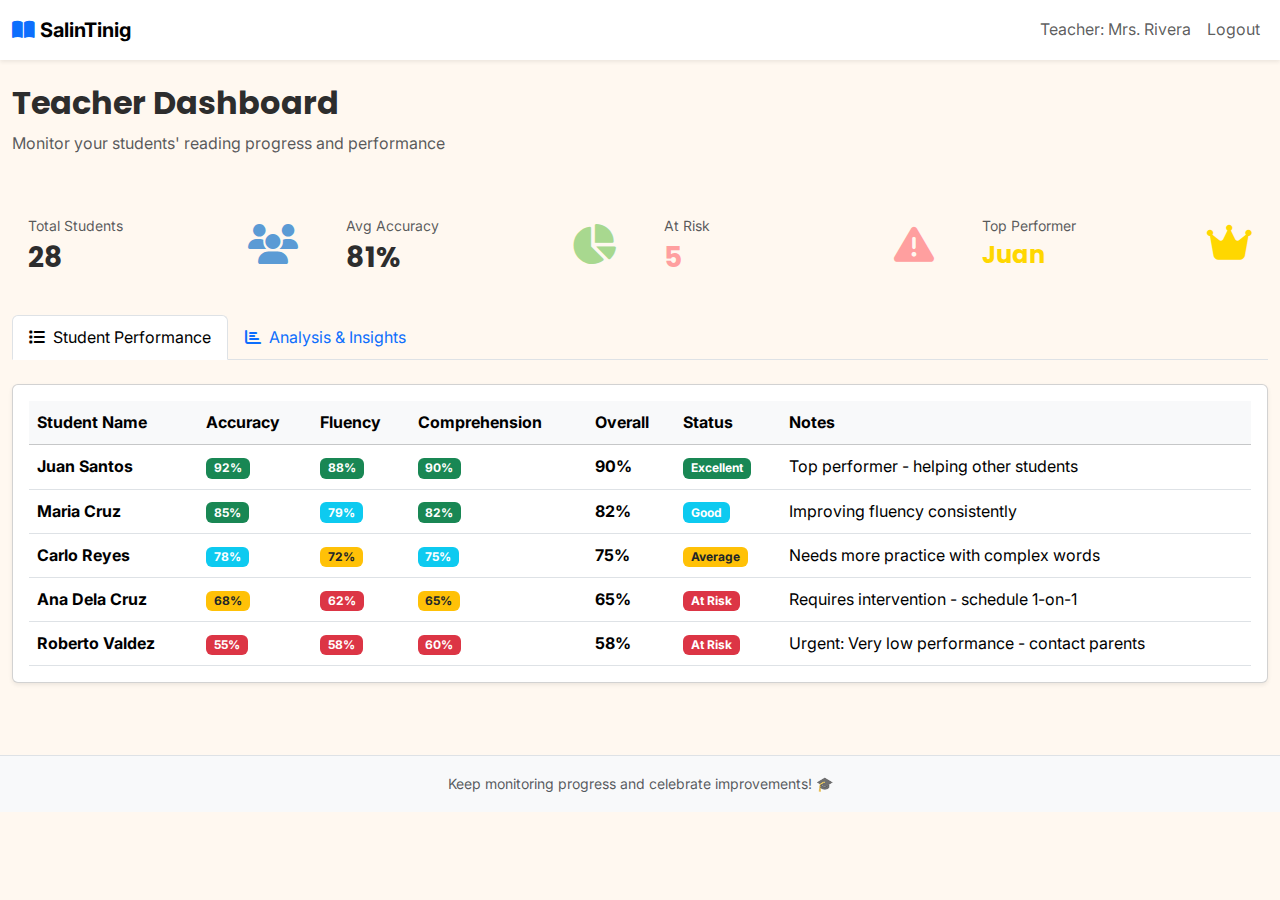
<file: public/dashboard.html>
<!DOCTYPE html>
<html lang="en">

<head>
    <meta charset="UTF-8">
    <meta name="viewport" content="width=device-width, initial-scale=1.0">
    <title>Teacher Dashboard - SalinTinig</title>
    <link href="https://cdn.jsdelivr.net/npm/bootstrap@5.3.0/dist/css/bootstrap.min.css" rel="stylesheet">
    <link rel="stylesheet" href="https://cdnjs.cloudflare.com/ajax/libs/font-awesome/6.4.0/css/all.min.css">
    <link rel="stylesheet" href="/public/css/style.css">
</head>

<body>
    <!-- Navigation -->
    <nav class="navbar navbar-expand-lg navbar-light bg-white shadow-sm">
        <div class="container-fluid">
            <a class="navbar-brand fw-bold" href="index.html">
                <i class="fas fa-book-open text-primary"></i> SalinTinig
            </a>
            <button class="navbar-toggler" type="button" data-bs-toggle="collapse" data-bs-target="#navbarNav">
                <span class="navbar-toggler-icon"></span>
            </button>
            <div class="collapse navbar-collapse" id="navbarNav">
                <ul class="navbar-nav ms-auto">
                    <li class="nav-item"><span class="nav-link">Teacher: Mrs. Rivera</span></li>
                    <li class="nav-item"><a class="nav-link" href="index.html">Logout</a></li>
                </ul>
            </div>
        </div>
    </nav>

    <div class="container-fluid py-4">
        <!-- Dashboard Header -->
        <div class="row mb-4">
            <div class="col-md-12">
                <h2 class="fw-bold mb-2">Teacher Dashboard</h2>
                <p class="text-muted">Monitor your students' reading progress and performance</p>
            </div>
        </div>

        <!-- Summary Cards -->
        <div class="row mb-4 g-3">
            <div class="col-md-3">
                <div class="summary-card p-3 rounded-3">
                    <div class="d-flex justify-content-between align-items-center">
                        <div>
                            <p class="small text-muted mb-1">Total Students</p>
                            <h3 class="mb-0 fw-bold">28</h3>
                        </div>
                        <i class="fas fa-users" style="font-size: 2.5rem; color: #5B9BD5;"></i>
                    </div>
                </div>
            </div>
            <div class="col-md-3">
                <div class="summary-card p-3 rounded-3">
                    <div class="d-flex justify-content-between align-items-center">
                        <div>
                            <p class="small text-muted mb-1">Avg Accuracy</p>
                            <h3 class="mb-0 fw-bold">81%</h3>
                        </div>
                        <i class="fas fa-chart-pie" style="font-size: 2.5rem; color: #A8D88F;"></i>
                    </div>
                </div>
            </div>
            <div class="col-md-3">
                <div class="summary-card p-3 rounded-3">
                    <div class="d-flex justify-content-between align-items-center">
                        <div>
                            <p class="small text-muted mb-1">At Risk</p>
                            <h3 class="mb-0 fw-bold" style="color: #FF9F9F;">5</h3>
                        </div>
                        <i class="fas fa-exclamation-triangle" style="font-size: 2.5rem; color: #FF9F9F;"></i>
                    </div>
                </div>
            </div>
            <div class="col-md-3">
                <div class="summary-card p-3 rounded-3">
                    <div class="d-flex justify-content-between align-items-center">
                        <div>
                            <p class="small text-muted mb-1">Top Performer</p>
                            <h3 class="mb-0 fw-bold" style="color: #FFD700; font-size: 1.5rem;">Juan</h3>
                        </div>
                        <i class="fas fa-crown" style="font-size: 2.5rem; color: #FFD700;"></i>
                    </div>
                </div>
            </div>
        </div>

        <!-- Tabs for Different Views -->
        <ul class="nav nav-tabs mb-4" role="tablist">
            <li class="nav-item">
                <a class="nav-link active" id="students-tab" data-bs-toggle="tab" href="#studentsView">
                    <i class="fas fa-list me-2"></i>Student Performance
                </a>
            </li>
            <li class="nav-item">
                <a class="nav-link" id="analysis-tab" data-bs-toggle="tab" href="#analysisView">
                    <i class="fas fa-chart-bar me-2"></i>Analysis & Insights
                </a>
            </li>
        </ul>

        <div class="tab-content">
            <!-- Students Tab -->
            <div id="studentsView" class="tab-pane fade show active">
                <div class="card shadow-sm">
                    <div class="card-body">
                        <div class="table-responsive">
                            <table class="table table-hover mb-0">
                                <thead class="table-light">
                                    <tr>
                                        <th>Student Name</th>
                                        <th>Accuracy</th>
                                        <th>Fluency</th>
                                        <th>Comprehension</th>
                                        <th>Overall</th>
                                        <th>Status</th>
                                        <th>Notes</th>
                                    </tr>
                                </thead>
                                <tbody>
                                    <tr>
                                        <td><strong>Juan Santos</strong></td>
                                        <td><span class="badge bg-success">92%</span></td>
                                        <td><span class="badge bg-success">88%</span></td>
                                        <td><span class="badge bg-success">90%</span></td>
                                        <td><strong>90%</strong></td>
                                        <td><span class="badge bg-success">Excellent</span></td>
                                        <td>Top performer - helping other students</td>
                                    </tr>
                                    <tr>
                                        <td><strong>Maria Cruz</strong></td>
                                        <td><span class="badge bg-success">85%</span></td>
                                        <td><span class="badge bg-info">79%</span></td>
                                        <td><span class="badge bg-success">82%</span></td>
                                        <td><strong>82%</strong></td>
                                        <td><span class="badge bg-info">Good</span></td>
                                        <td>Improving fluency consistently</td>
                                    </tr>
                                    <tr>
                                        <td><strong>Carlo Reyes</strong></td>
                                        <td><span class="badge bg-info">78%</span></td>
                                        <td><span class="badge bg-warning text-dark">72%</span></td>
                                        <td><span class="badge bg-info">75%</span></td>
                                        <td><strong>75%</strong></td>
                                        <td><span class="badge bg-warning text-dark">Average</span></td>
                                        <td>Needs more practice with complex words</td>
                                    </tr>
                                    <tr>
                                        <td><strong>Ana Dela Cruz</strong></td>
                                        <td><span class="badge bg-warning text-dark">68%</span></td>
                                        <td><span class="badge bg-danger">62%</span></td>
                                        <td><span class="badge bg-warning text-dark">65%</span></td>
                                        <td><strong>65%</strong></td>
                                        <td><span class="badge bg-danger">At Risk</span></td>
                                        <td>Requires intervention - schedule 1-on-1</td>
                                    </tr>
                                    <tr>
                                        <td><strong>Roberto Valdez</strong></td>
                                        <td><span class="badge bg-danger">55%</span></td>
                                        <td><span class="badge bg-danger">58%</span></td>
                                        <td><span class="badge bg-danger">60%</span></td>
                                        <td><strong>58%</strong></td>
                                        <td><span class="badge bg-danger">At Risk</span></td>
                                        <td>Urgent: Very low performance - contact parents</td>
                                    </tr>
                                </tbody>
                            </table>
                        </div>
                    </div>
                </div>
            </div>

            <!-- Analysis Tab -->
            <div id="analysisView" class="tab-pane fade">
                <div class="row">
                    <div class="col-lg-6 mb-4">
                        <div class="card shadow-sm">
                            <div class="card-header bg-primary text-white">
                                <h6 class="mb-0">Class Strengths</h6>
                            </div>
                            <div class="card-body">
                                <div class="mb-3">
                                    <p class="small fw-bold mb-2">Vocabulary Understanding</p>
                                    <div class="progress">
                                        <div class="progress-bar bg-success" style="width: 88%"></div>
                                    </div>
                                    <small class="text-muted">88% of students show good vocabulary comprehension</small>
                                </div>
                                <div class="mb-3">
                                    <p class="small fw-bold mb-2">Pronunciation</p>
                                    <div class="progress">
                                        <div class="progress-bar bg-success" style="width: 82%"></div>
                                    </div>
                                    <small class="text-muted">82% accuracy in pronunciation</small>
                                </div>
                                <div>
                                    <p class="small fw-bold mb-2">Story Retention</p>
                                    <div class="progress">
                                        <div class="progress-bar bg-success" style="width: 80%"></div>
                                    </div>
                                    <small class="text-muted">80% can recall key story details</small>
                                </div>
                            </div>
                        </div>
                    </div>

                    <div class="col-lg-6 mb-4">
                        <div class="card shadow-sm">
                            <div class="card-header bg-warning text-dark">
                                <h6 class="mb-0">Areas for Improvement</h6>
                            </div>
                            <div class="card-body">
                                <div class="mb-3">
                                    <p class="small fw-bold mb-2">Reading Speed</p>
                                    <div class="progress">
                                        <div class="progress-bar bg-warning" style="width: 62%"></div>
                                    </div>
                                    <small class="text-muted">62% - Many students need to work on pace</small>
                                </div>
                                <div class="mb-3">
                                    <p class="small fw-bold mb-2">Complex Sentence Structure</p>
                                    <div class="progress">
                                        <div class="progress-bar bg-warning" style="width: 65%"></div>
                                    </div>
                                    <small class="text-muted">65% - Struggles with longer sentences</small>
                                </div>
                                <div>
                                    <p class="small fw-bold mb-2">Inference & Analysis</p>
                                    <div class="progress">
                                        <div class="progress-bar bg-danger" style="width: 55%"></div>
                                    </div>
                                    <small class="text-muted">55% - Difficulty with deeper comprehension</small>
                                </div>
                            </div>
                        </div>
                    </div>
                </div>

                <div class="row">
                    <div class="col-lg-12 mb-4">
                        <div class="card shadow-sm">
                            <div class="card-header bg-info text-white">
                                <h6 class="mb-0">Recommendations</h6>
                            </div>
                            <div class="card-body">
                                <div class="alert alert-light border-left border-4" style="border-color: #5B9BD5;">
                                    <strong>For the Class:</strong>
                                    <ul class="mb-0 mt-2">
                                        <li>Focus on speed drills with familiar texts</li>
                                        <li>Practice complex sentence structures through chunking</li>
                                        <li>Use guided reading for inference practice</li>
                                        <li>Incorporate more Tagalog stories for context</li>
                                    </ul>
                                </div>
                                <div class="alert alert-light border-left border-4" style="border-color: #FF9F9F;">
                                    <strong>At-Risk Students (Ana & Roberto):</strong>
                                    <ul class="mb-0 mt-2">
                                        <li>Schedule 1-on-1 intervention sessions</li>
                                        <li>Start with simpler texts and build up</li>
                                        <li>Use peer mentoring with top performers</li>
                                        <li>Consider speech-to-text for confidence building</li>
                                    </ul>
                                </div>
                            </div>
                        </div>
                    </div>
                </div>
            </div>
        </div>
    </div>

    <!-- Footer -->
    <footer class="bg-light py-3 mt-5 border-top">
        <div class="container-fluid">
            <p class="text-center small text-muted mb-0">Keep monitoring progress and celebrate improvements! 🎓</p>
        </div>
    </footer>

    <script src="https://cdn.jsdelivr.net/npm/bootstrap@5.3.0/dist/js/bootstrap.bundle.min.js"></script>
    <script src="/public/js/script.js"></script>
</body>

</html>
</file>
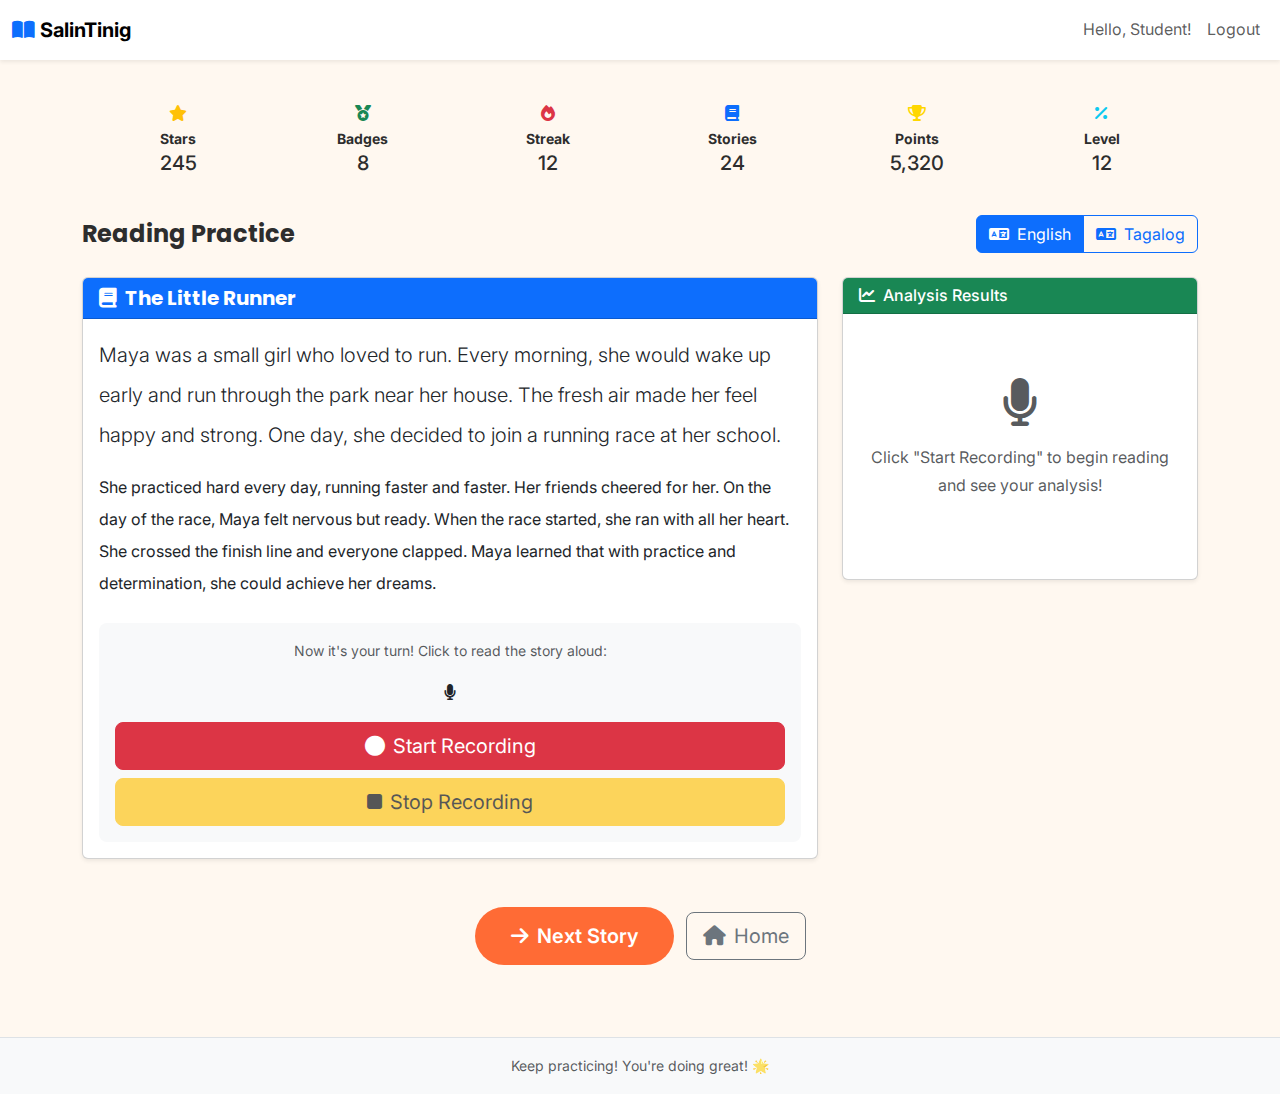
<file: public/reading.html>
<!DOCTYPE html>
<html lang="en">

<head>
    <meta charset="UTF-8">
    <meta name="viewport" content="width=device-width, initial-scale=1.0">
    <title>Reading Practice - SalinTinig</title>
    <link href="https://cdn.jsdelivr.net/npm/bootstrap@5.3.0/dist/css/bootstrap.min.css" rel="stylesheet">
    <link rel="stylesheet" href="https://cdnjs.cloudflare.com/ajax/libs/font-awesome/6.4.0/css/all.min.css">
    <link rel="stylesheet" href="/public/css/style.css">
</head>

<body>
    <!-- Navigation -->
    <nav class="navbar navbar-expand-lg navbar-light bg-white shadow-sm">
        <div class="container-fluid">
            <a class="navbar-brand fw-bold" href="index.html">
                <i class="fas fa-book-open text-primary"></i> SalinTinig
            </a>
            <button class="navbar-toggler" type="button" data-bs-toggle="collapse" data-bs-target="#navbarNav">
                <span class="navbar-toggler-icon"></span>
            </button>
            <div class="collapse navbar-collapse" id="navbarNav">
                <ul class="navbar-nav ms-auto">
                    <li class="nav-item"><span class="nav-link">Hello, Student!</span></li>
                    <li class="nav-item"><a class="nav-link" href="index.html">Logout</a></li>
                </ul>
            </div>
        </div>
    </nav>

    <div class="container py-4">
        <!-- User Stats Bar -->
        <div class="row mb-4">
            <div class="col-md-12">
                <div class="stats-bar p-3 rounded-3">
                    <div class="row text-center">
                        <div class="col-4 col-md-2">
                            <div class="stat-item">
                                <i class="fas fa-star text-warning"></i>
                                <p class="small mb-0 fw-bold">Stars</p>
                                <p class="mb-0 h5" id="totalStars">245</p>
                            </div>
                        </div>
                        <div class="col-4 col-md-2">
                            <div class="stat-item">
                                <i class="fas fa-medal text-success"></i>
                                <p class="small mb-0 fw-bold">Badges</p>
                                <p class="mb-0 h5" id="totalBadges">8</p>
                            </div>
                        </div>
                        <div class="col-4 col-md-2">
                            <div class="stat-item">
                                <i class="fas fa-fire text-danger"></i>
                                <p class="small mb-0 fw-bold">Streak</p>
                                <p class="mb-0 h5" id="totalStreak">12</p>
                            </div>
                        </div>
                        <div class="col-4 col-md-2">
                            <div class="stat-item">
                                <i class="fas fa-book text-primary"></i>
                                <p class="small mb-0 fw-bold">Stories</p>
                                <p class="mb-0 h5" id="totalStories">24</p>
                            </div>
                        </div>
                        <div class="col-4 col-md-2">
                            <div class="stat-item">
                                <i class="fas fa-trophy" style="color: #FFD700;"></i>
                                <p class="small mb-0 fw-bold">Points</p>
                                <p class="mb-0 h5" id="totalPoints">5,320</p>
                            </div>
                        </div>
                        <div class="col-4 col-md-2">
                            <div class="stat-item">
                                <i class="fas fa-percentage text-info"></i>
                                <p class="small mb-0 fw-bold">Level</p>
                                <p class="mb-0 h5" id="totalLevel">12</p>
                            </div>
                        </div>
                    </div>
                </div>
            </div>
        </div>

        <!-- Language Toggle -->
        <div class="row mb-4">
            <div class="col-md-12">
                <div class="d-flex justify-content-between align-items-center">
                    <h4 class="fw-bold mb-0">Reading Practice</h4>
                    <div class="btn-group" role="group">
                        <input type="radio" class="btn-check" name="language" id="englishBtn" value="english" checked>
                        <label class="btn btn-outline-primary" for="englishBtn">
                            <i class="fas fa-language me-2"></i>English
                        </label>

                        <input type="radio" class="btn-check" name="language" id="tagalogBtn" value="tagalog">
                        <label class="btn btn-outline-primary" for="tagalogBtn">
                            <i class="fas fa-language me-2"></i>Tagalog
                        </label>
                    </div>
                </div>
            </div>
        </div>

        <div class="row">
            <!-- Story Card -->
            <div class="col-lg-8 mb-4">
                <div class="card reading-card shadow-sm">
                    <div class="card-header bg-primary text-white">
                        <h5 class="mb-0"><i class="fas fa-book me-2"></i>The Little Runner</h5>
                    </div>
                    <div class="card-body">
                        <div id="storyContent">
                            <p class="lead lh-lg mb-3">
                                Maya was a small girl who loved to run. Every morning, she would wake up early and run
                                through the park near her house. The fresh air made her feel happy and strong. One day,
                                she decided to join a running race at her school.
                            </p>
                            <p class="lh-lg mb-3">
                                She practiced hard every day, running faster and faster. Her friends cheered for her. On
                                the day of the race, Maya felt nervous but ready. When the race started, she ran with
                                all her heart. She crossed the finish line and everyone clapped. Maya learned that with
                                practice and determination, she could achieve her dreams.
                            </p>
                        </div>

                        <!-- Microphone Section -->
                        <div class="mt-4 p-3 rounded-3 bg-light text-center">
                            <p class="small text-muted mb-3">Now it's your turn! Click to read the story aloud:</p>
                            <div class="microphone-animation mb-3">
                                <i class="fas fa-microphone"></i>
                            </div>
                            <div class="d-grid gap-2">
                                <button class="btn btn-danger btn-lg" id="startBtn" onclick="startRecording()">
                                    <i class="fas fa-circle me-2"></i>Start Recording
                                </button>
                                <button class="btn btn-warning btn-lg" id="stopBtn" onclick="stopRecording()" disabled>
                                    <i class="fas fa-stop me-2"></i>Stop Recording
                                </button>
                            </div>
                        </div>
                    </div>
                </div>
            </div>

            <!-- Analysis Results Card -->
            <div class="col-lg-4 mb-4">
                <div class="card analysis-card shadow-sm">
                    <div class="card-header bg-success text-white">
                        <h6 class="mb-0"><i class="fas fa-chart-line me-2"></i>Analysis Results</h6>
                    </div>
                    <div class="card-body">
                        <div id="analysisResults" style="display: none;">
                            <!-- Accuracy -->
                            <div class="mb-4">
                                <div class="d-flex justify-content-between mb-2">
                                    <strong class="small">Accuracy</strong>
                                    <span class="badge bg-success" id="accuracyScore">85%</span>
                                </div>
                                <div class="progress" style="height: 10px;">
                                    <div class="progress-bar bg-success" id="accuracyBar" style="width: 85%"></div>
                                </div>
                            </div>

                            <!-- Fluency -->
                            <div class="mb-4">
                                <div class="d-flex justify-content-between mb-2">
                                    <strong class="small">Fluency</strong>
                                    <span class="badge bg-info" id="fluencyScore">78%</span>
                                </div>
                                <div class="progress" style="height: 10px;">
                                    <div class="progress-bar bg-info" id="fluencyBar" style="width: 78%"></div>
                                </div>
                            </div>

                            <!-- Comprehension -->
                            <div class="mb-4">
                                <div class="d-flex justify-content-between mb-2">
                                    <strong class="small">Comprehension</strong>
                                    <span class="badge bg-warning text-dark" id="comprehensionScore">82%</span>
                                </div>
                                <div class="progress" style="height: 10px;">
                                    <div class="progress-bar bg-warning" id="comprehensionBar" style="width: 82%"></div>
                                </div>
                            </div>

                            <!-- Overall Score -->
                            <div class="alert alert-success mb-3" role="alert">
                                <strong>Overall Score: <span id="overallScore">82%</span></strong>
                            </div>

                            <!-- Awards -->
                            <div id="awardsSection" class="mb-3">
                                <p class="small fw-bold mb-2">🎉 You earned:</p>
                                <div id="awardsList"></div>
                            </div>

                            <!-- Quiz -->
                            <div class="mt-4 p-3 bg-light rounded-2">
                                <p class="small fw-bold mb-2">Quick Comprehension Check:</p>
                                <p class="small mb-2">What did Maya decide to do?</p>
                                <div class="d-grid gap-2">
                                    <button class="btn btn-sm btn-outline-primary text-start"
                                        onclick="checkAnswer(this, false)">
                                        Play games
                                    </button>
                                    <button class="btn btn-sm btn-outline-primary text-start"
                                        onclick="checkAnswer(this, true)">
                                        Join a running race
                                    </button>
                                    <button class="btn btn-sm btn-outline-primary text-start"
                                        onclick="checkAnswer(this, false)">
                                        Learn to swim
                                    </button>
                                </div>
                            </div>
                        </div>

                        <div id="readyMessage" class="text-center py-5">
                            <i class="fas fa-microphone text-muted" style="font-size: 3rem;"></i>
                            <p class="text-muted mt-3">Click "Start Recording" to begin reading and see your analysis!
                            </p>
                        </div>
                    </div>
                </div>
            </div>
        </div>

        <!-- Next Story Button -->
        <div class="row mt-4">
            <div class="col-md-12 text-center">
                <button class="btn btn-primary btn-lg me-2" onclick="nextStory()">
                    <i class="fas fa-arrow-right me-2"></i>Next Story
                </button>
                <a href="index.html" class="btn btn-outline-secondary btn-lg">
                    <i class="fas fa-home me-2"></i>Home
                </a>
            </div>
        </div>
    </div>

    <!-- Footer -->
    <footer class="bg-light py-3 mt-5 border-top">
        <div class="container">
            <p class="text-center small text-muted mb-0">Keep practicing! You're doing great! 🌟</p>
        </div>
    </footer>

    <script src="https://cdn.jsdelivr.net/npm/bootstrap@5.3.0/dist/js/bootstrap.bundle.min.js"></script>
    <script src="/public/js/script.js"></script>
</body>

</html>
</file>
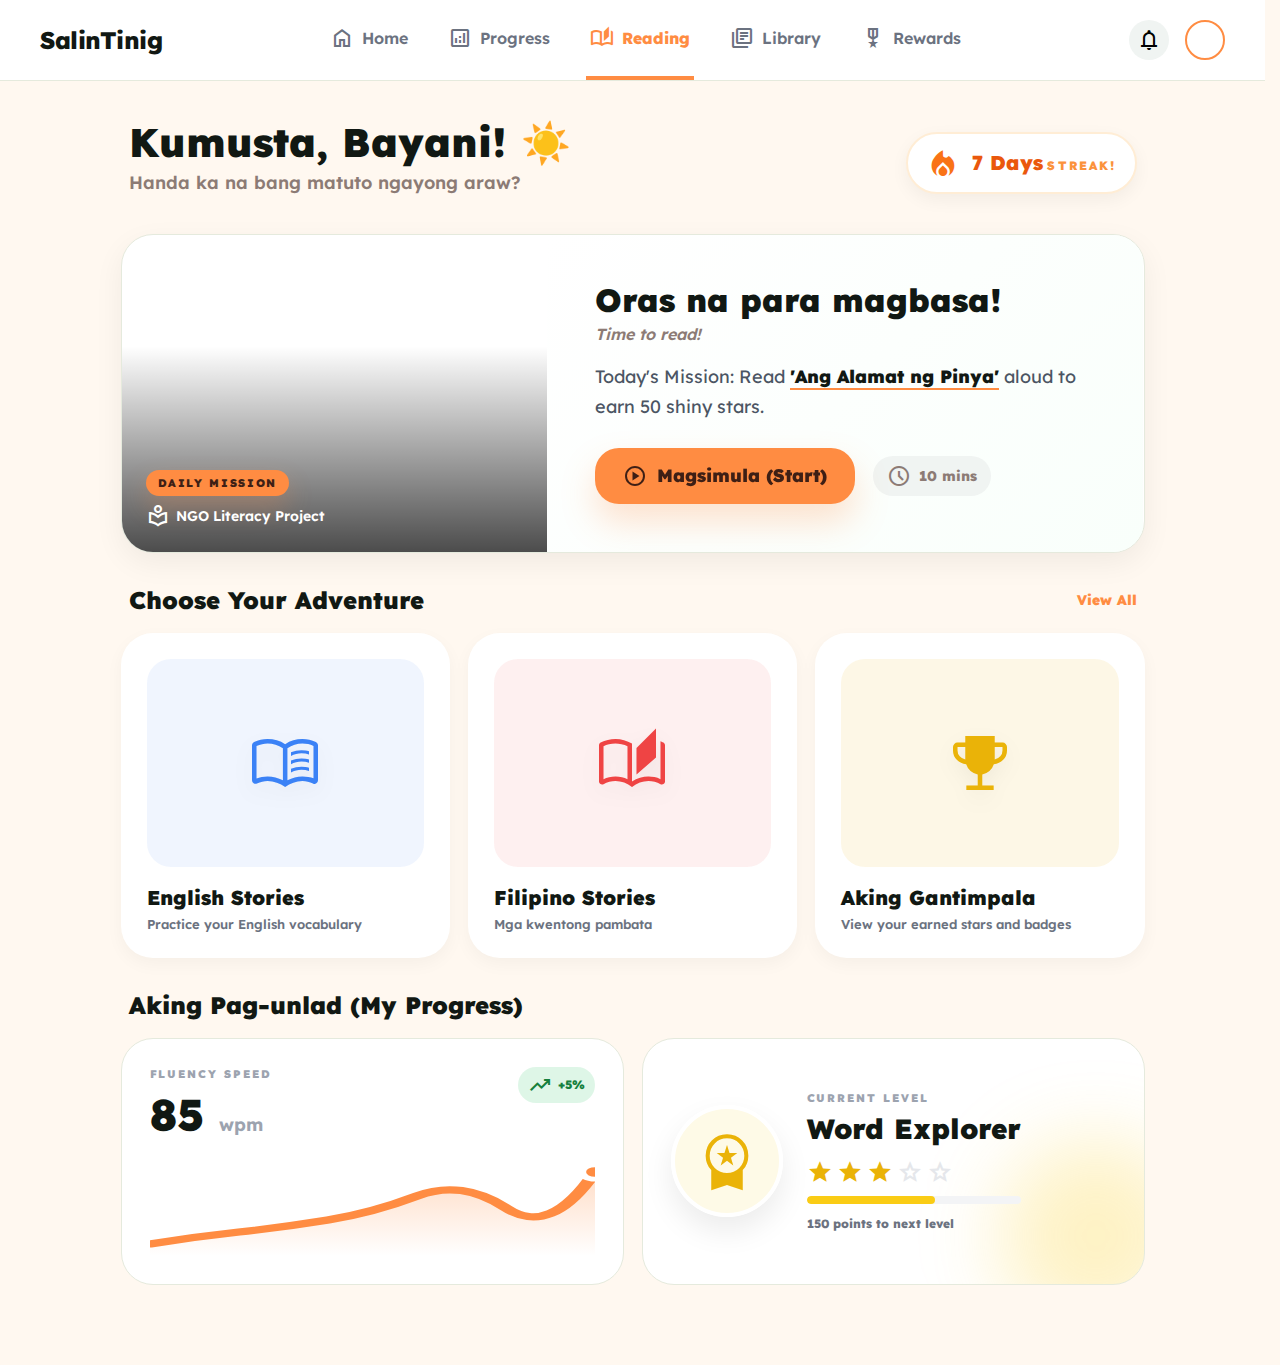
<file: public/student-page.html>
<!doctype html>
<html class="light" lang="en">

<head>
    <meta charset="utf-8" />
    <meta content="width=device-width, initial-scale=1.0" name="viewport" />
    <title>SalinTinig Student Dashboard - Reading</title>

    <!-- Fonts -->
    <link
        href="https://fonts.googleapis.com/css2?family=Lexend:wght@100..900&family=Noto+Sans:wght@300..800&display=swap"
        rel="stylesheet" />
    <link href="https://fonts.googleapis.com/css2?family=Material+Symbols+Outlined:wght,FILL@100..700,0..1&display=swap"
        rel="stylesheet" />

    <!-- Your CSS -->
    <!-- Your CSS -->
    <link rel="stylesheet" href="css/student/style.css" />
    <link rel="stylesheet" href="css/student/reading.css" />
</head>

<body>
    <div class="app">
        <!-- Header -->
        <header class="header">
            <div class="header__inner">
                <a class="brand" href="student/home.html">
                    <h1 class="brand__title">SalinTinig</h1>
                </a>

                <nav class="topnav" aria-label="Primary">
                    <a class="topnav__item topnav__item--inactive" href="student/home.html">
                        <span class="material-symbols-outlined">home</span>
                        <span class="topnav__label">Home</span>
                    </a>
                    <a class="topnav__item topnav__item--inactive" href="student/progress.html">
                        <span class="material-symbols-outlined">analytics</span>
                        <span class="topnav__label">Progress</span>
                    </a>
                    <a class="topnav__item topnav__item--active" href="student/reading.html">
                        <span class="material-symbols-outlined">auto_stories</span>
                        <span class="topnav__label">Reading</span>
                    </a>
                    <a class="topnav__item topnav__item--inactive" href="student/library.html">
                        <span class="material-symbols-outlined">library_books</span>
                        <span class="topnav__label">Library</span>
                    </a>
                    <a class="topnav__item topnav__item--inactive" href="student/rewards.html">
                        <span class="material-symbols-outlined">military_tech</span>
                        <span class="topnav__label">Rewards</span>
                    </a>
                </nav>

                <div class="header__actions">
                    <button class="iconBtn iconBtn--desktopOnly" type="button" aria-label="Notifications">
                        <span class="material-symbols-outlined">notifications</span>
                    </button>
                    <div class="dropdown">
                        <div class="avatar" role="button" aria-haspopup="true" aria-expanded="false"
                            aria-label="User profile"
                            style='background-image:url("https://lh3.googleusercontent.com/aida-public/[base64]");'>
                        </div>
                        <div class="dropdown__menu">
                            <a href="#" class="dropdown__item">
                                <span class="material-symbols-outlined">person</span>
                                My Portfolio
                            </a>
                            <a href="#" class="dropdown__item">
                                <span class="material-symbols-outlined">settings</span>
                                Account Settings
                            </a>
                            <a href="#" class="dropdown__item">
                                <span class="material-symbols-outlined">help</span>
                                Support
                            </a>
                            <a href="student/library.html" class="dropdown__item">
                                <span class="material-symbols-outlined">library_books</span>
                                My Library
                            </a>
                            <div class="dropdown__divider"></div>
                            <a href="logout.php" class="dropdown__item dropdown__item--danger">
                                <span class="material-symbols-outlined">logout</span>
                                Log Out
                            </a>
                        </div>
                    </div>
                </div>
            </div>
        </header>

        <!-- Main -->
        <main class="main">
            <div class="container">
                <!-- Greeting + Streak -->
                <section class="hero">
                    <div class="hero__text">
                        <h2 class="hero__title">Kumusta, Bayani! ☀️</h2>
                        <p class="hero__subtitle">Handa ka na bang matuto ngayong araw?</p>
                    </div>

                    <div class="streakCard">
                        <span class="material-symbols-outlined streakCard__icon"
                            data-filled="1">local_fire_department</span>
                        <div class="streakCard__meta">
                            <span class="streakCard__days">7 Days</span>
                            <span class="streakCard__label">Streak!</span>
                        </div>
                    </div>
                </section>

                <!-- Daily mission card -->
                <section class="mission">
                    <div class="missionCard">
                        <div class="missionCard__image"
                            style='background-image:url("https://lh3.googleusercontent.com/aida-public/[base64]");'
                            aria-label="Daily Mission cover image">
                            <div class="missionCard__overlay">
                                <div class="missionCard__overlayInner">
                                    <span class="pill pill--primary">Daily Mission</span>
                                    <div class="missionCard__source">
                                        <span class="material-symbols-outlined">local_library</span>
                                        NGO Literacy Project
                                    </div>
                                </div>
                            </div>
                        </div>

                        <div class="missionCard__content">
                            <div>
                                <h3 class="missionCard__title">Oras na para magbasa!</h3>
                                <p class="missionCard__subtitle">Time to read!</p>
                            </div>

                            <p class="missionCard__desc">
                                Today's Mission: Read
                                <span class="missionCard__story">'Ang Alamat ng Pinya'</span> aloud to earn 50
                                shiny stars.
                            </p>

                            <div class="missionCard__actions">
                                <button class="primaryBtn" type="button" id="startBtn">
                                    <span class="material-symbols-outlined">play_circle</span>
                                    <span>Magsimula (Start)</span>
                                </button>

                                <div class="timePill">
                                    <span class="material-symbols-outlined">schedule</span>
                                    <span>10 mins</span>
                                </div>
                            </div>
                        </div>
                    </div>
                </section>

                <!-- Choose Your Adventure -->
                <section class="section">
                    <div class="section__header">
                        <h3 class="section__title">Choose Your Adventure</h3>
                        <a class="section__link" href="#">View All</a>
                    </div>

                    <div class="cardGrid">
                        <article class="choiceCard choiceCard--blue" tabindex="0">
                            <div class="choiceCard__media">
                                <div class="choiceCard__bg"
                                    style='background-image:url("https://lh3.googleusercontent.com/aida-public/[base64]");'>
                                </div>
                                <span class="material-symbols-outlined choiceCard__icon">menu_book</span>
                            </div>
                            <h4 class="choiceCard__title">English Stories</h4>
                            <p class="choiceCard__desc">Practice your English vocabulary</p>
                        </article>

                        <article class="choiceCard choiceCard--red" tabindex="0">
                            <div class="choiceCard__media">
                                <div class="choiceCard__bg"
                                    style='background-image:url("https://lh3.googleusercontent.com/aida-public/[base64]");'>
                                </div>
                                <span class="material-symbols-outlined choiceCard__icon">auto_stories</span>
                            </div>
                            <h4 class="choiceCard__title">Filipino Stories</h4>
                            <p class="choiceCard__desc">Mga kwentong pambata</p>
                        </article>

                        <article class="choiceCard choiceCard--yellow" tabindex="0">
                            <div class="choiceCard__media">
                                <div class="choiceCard__bg"
                                    style='background-image:url("https://lh3.googleusercontent.com/aida-public/[base64]");'>
                                </div>
                                <span class="material-symbols-outlined choiceCard__icon"
                                    data-filled="1">emoji_events</span>
                            </div>
                            <h4 class="choiceCard__title">Aking Gantimpala</h4>
                            <p class="choiceCard__desc">View your earned stars and badges</p>
                        </article>
                    </div>
                </section>

                <!-- Progress -->
                <section class="section section--bottomSpace">
                    <h3 class="section__title section__title--pad">Aking Pag-unlad (My Progress)</h3>

                    <div class="progressGrid">
                        <!-- Fluency speed -->
                        <article class="progressCard">
                            <div class="progressCard__top">
                                <div>
                                    <p class="eyebrow">Fluency Speed</p>
                                    <h4 class="bigStat">
                                        85 <span class="bigStat__unit">wpm</span>
                                    </h4>
                                </div>

                                <div class="deltaPill">
                                    <span class="material-symbols-outlined">trending_up</span>
                                    <span>+5%</span>
                                </div>
                            </div>

                            <div class="sparkline" aria-label="Fluency speed chart">
                                <!-- kept as-is (SVG is already “normal” HTML) -->
                                <svg class="sparkline__svg" preserveAspectRatio="none" viewBox="0 0 100 40">
                                    <defs>
                                        <linearGradient id="gradient" x1="0" x2="0" y1="0" y2="1">
                                            <stop offset="0%" stop-color="#FF8C42" stop-opacity="0.3"></stop>
                                            <stop offset="100%" stop-color="#FF8C42" stop-opacity="0"></stop>
                                        </linearGradient>
                                    </defs>
                                    <path d="M0 35 Q 10 32, 20 30 T 40 25 T 60 15 T 80 20 T 100 5" fill="none"
                                        stroke="#FF8C42" stroke-linecap="round" stroke-linejoin="round"
                                        stroke-width="3"></path>
                                    <path d="M0 35 Q 10 32, 20 30 T 40 25 T 60 15 T 80 20 T 100 5 V 40 H 0 Z"
                                        fill="url(#gradient)" stroke="none"></path>
                                    <circle cx="100" cy="5" fill="#FF8C42" r="3" stroke="white" stroke-width="2" />
                                </svg>
                            </div>
                        </article>

                        <!-- Current level -->
                        <article class="levelCard">
                            <div class="levelCard__glow" aria-hidden="true"></div>

                            <div class="levelBadge">
                                <span class="material-symbols-outlined" data-filled="1">workspace_premium</span>
                            </div>

                            <div class="levelInfo">
                                <div>
                                    <p class="eyebrow">Current Level</p>
                                    <h4 class="levelInfo__title">Word Explorer</h4>
                                </div>

                                <div class="stars" aria-label="Level stars">
                                    <span class="material-symbols-outlined" data-filled="1">star</span>
                                    <span class="material-symbols-outlined" data-filled="1">star</span>
                                    <span class="material-symbols-outlined" data-filled="1">star</span>
                                    <span class="material-symbols-outlined">star</span>
                                    <span class="material-symbols-outlined">star</span>
                                </div>

                                <div class="bar">
                                    <div class="bar__fill" style="width: 60%"></div>
                                </div>

                                <p class="levelInfo__note">150 points to next level</p>
                            </div>
                        </article>
                    </div>
                </section>
            </div>
        </main>

        <!-- Mobile bottom nav -->
        <nav class="bottomNav" aria-label="Bottom navigation">
            <a class="bottomNav__item bottomNav__item--inactive" href="#">
                <span class="material-symbols-outlined">analytics</span>
                <span class="bottomNav__label">Progress</span>
            </a>
            <a class="bottomNav__item bottomNav__item--active" href="#">
                <span class="material-symbols-outlined" data-filled="1">auto_stories</span>
                <span class="bottomNav__label">Reading</span>
            </a>
            <a class="bottomNav__item bottomNav__item--inactive" href="#">
                <span class="material-symbols-outlined">library_books</span>
                <span class="bottomNav__label">Library</span>
            </a>
            <a class="bottomNav__item bottomNav__item--inactive" href="#">
                <span class="material-symbols-outlined">military_tech</span>
                <span class="bottomNav__label">Rewards</span>
            </a>
        </nav>
    </div>

    <script src="js/student/script.js"></script>
    <script src="js/student/reading.js"></script>
</body>

</html>
</file>
<file: style.css>
@import url('https://fonts.googleapis.com/css2?family=Poppins:wght@400;500;600;700&family=Inter:wght@400;500&display=swap');

:root {
    --bg: #FFF8F0;
    --text: #2D2D2D;
    --blue: #4A90E2;
    --gray: #666666;
    --orange: #FF6B35;
    --purple: #9B59B6;
    --green: #27AE60;
}

*,
*::before,
*::after {
    margin: 0;
    padding: 0;
    box-sizing: border-box;
}

html {
    scroll-behavior: smooth;
    scroll-padding-top: 140px;
}

body {
    font-family: 'Inter', sans-serif;
    background: var(--bg);
    color: var(--text);
    line-height: 1.7;
    overflow-x: hidden;
}

h1, h2, h3, h4, h5 {
    font-family: 'Poppins', sans-serif;
    font-weight: 700;
}

/* ========================================
   FLOATING NAVBAR
   ======================================== */
.floating-navbar {
    position: fixed;
    top: 20px;
    left: 50%;
    transform: translateX(-50%);
    width: 94%;
    max-width: 1400px;
    background: white;
    border-radius: 50px;
    box-shadow: 0 15px 40px rgba(255,107,53,0.18);
    z-index: 1000;
    padding: 1rem 2rem;
}

.navbar-inner {
    display: flex;
    justify-content: space-between;
    align-items: center;
}

.logo-link {
    text-decoration: none;
    color: inherit;
}

.logo-link:hover {
    opacity: 0.9;
}

.logo-text {
    font-size: 2rem;
    font-weight: 700;
    color: var(--text);
}

.nav-links {
    display: flex;
    gap: 2.5rem;
}

.nav-links a {
    color: var(--text);
    text-decoration: none;
    font-weight: 500;
    transition: color 0.3s ease;
}

.nav-links a:hover {
    color: var(--orange);
}

.btn-login {
    background: transparent;
    color: var(--text);
    border: 2px solid #ddd;
    padding: 10px 24px;
    border-radius: 30px;
    font-weight: 500;
}

.btn-start {
    background: var(--orange);
    color: white;
    padding: 10px 28px;
    border-radius: 30px;
    font-weight: 600;
}

/* ========================================
   HERO SECTION
   ======================================== */
.hero-section {
    min-height: 100vh;
    display: flex;
    align-items: center;
    padding: 140px 0 80px;
}

.hero-content {
    max-width: 1300px;
    margin: 0 auto;
    padding: 0 2rem;
    display: grid;
    grid-template-columns: 1fr 1fr;
    gap: 5rem;
    align-items: center;
}

.hero-text h1 {
    font-size: clamp(3rem, 8vw, 4.8rem);
    margin-bottom: 0.8rem;
}

.hero-text .tagline {
    font-size: clamp(1.1rem, 3vw, 1.45rem);
    color: var(--gray);
    margin-bottom: 1rem;
}

.hero-text p {
    font-size: clamp(1rem, 2.5vw, 1.18rem);
    color: var(--gray);
    margin-bottom: 2.8rem;
    max-width: 540px;
}

.hero-buttons {
    display: flex;
    gap: 1.4rem;
    flex-wrap: wrap;
}

/* Character Stack */
.character-stack {
    position: relative;
    width: min(680px, 90vw);
    height: min(680px, 90vw);
    margin: 0 auto;
}

.character-stack img {
    position: absolute;
    filter: drop-shadow(0 25px 50px rgba(0,0,0,0.15));
    max-width: 100%;
    height: auto;
}

.char-blue   { width: 76%; top: 2%;   right: -28%; z-index: 1; }
.char-orange { width: 70%; top: 15%;  right: 8%;   z-index: 2; }
.char-yellow { width: 65%; bottom: 5%; right: -20%; z-index: 3; }

/* ========================================
   BUTTONS
   ======================================== */
.btn-primary,
.btn-program {
    background: var(--blue);
    color: white;
    padding: 14px 36px;
    border-radius: 30px;
    font-weight: 600;
    border: none;
    transition: all 0.3s ease;
}

.btn-primary:hover,
.btn-program:hover {
    background: #357ABD;
    transform: translateY(-2px);
}

.btn-outline {
    background: transparent;
    color: var(--blue);
    border: 2.5px solid var(--blue);
    padding: 14px 36px;
    border-radius: 30px;
    font-weight: 600;
    transition: all 0.3s ease;
}

.btn-outline:hover {
    background: var(--blue);
    color: white;
}

/* ========================================
   SECTIONS
   ======================================== */
.section-title {
    text-align: center;
    font-size: 2.8rem;
    margin-bottom: 4rem;
}

/* Features */
.features-section {
    background: linear-gradient(135deg, var(--blue), #8e44ad);
    border-radius: 50px;
    margin: 6rem 2rem;
    padding: 5rem 2rem;
    box-shadow: 0 30px 80px rgba(0,0,0,0.1);
}

.feature-card {
    background: #f8f9fa;
    padding: 2rem;
    border-radius: 32px;
    text-align: center;
    height: 100%;
    transition: transform 0.3s;
}

.feature-card:hover {
    transform: translateY(-12px);
}

.feature-num {
    width: 70px;
    height: 70px;
    background: var(--blue);
    color: white;
    font-size: 2rem;
    font-weight: bold;
    border-radius: 50%;
    display: flex;
    align-items: center;
    justify-content: center;
    margin: 0 auto 1.5rem;
}

.trophy-text {
    text-align: center;
    font-size: 2rem;
    margin-top: 4rem;
    color: white;
}

/* Plans */
.programs-section {
    padding: 8rem 0;
    background: var(--bg);
}

.program-card {
    background: white;
    border-radius: 40px;
    padding: 2.5rem;
    text-align: center;
    box-shadow: 0 20px 50px rgba(0,0,0,0.1);
    transition: all 0.4s;
}

.program-card:hover {
    transform: translateY(-20px);
}

.grade-badge {
    background: var(--purple);
    color: white;
    padding: 0.5rem 1.2rem;
    border-radius: 50px;
    font-size: 0.9rem;
}

.price {
    font-size: 2.5rem;
    font-weight: 700;
    color: var(--blue);
    margin: 1.5rem 0;
}

.btn-program {
    width: 100%;
    padding: 1rem;
    border-radius: 50px;
    font-weight: 600;
    margin-top: 1rem;
}

.beginner { border-top: 10px solid #3498DB; }
.growing  { border-top: 10px solid var(--orange); }
.advanced { border-top: 10px solid #27AE60; }

/* About Section */
.about-section {
    background: transparent;
    margin: 4rem 2rem 0;
    padding: 4rem 2rem;
    text-align: center;
}

/* CTA Final */
.cta-final {
    background: linear-gradient(135deg, var(--blue), #8e44ad);
    color: white;
    border-radius: 50px;
    margin: 2rem 2rem 6rem;
    padding: 4rem 2rem;
    text-align: center;
}

.cta-final h2 {
    font-size: 3rem;
    margin-bottom: 1rem;
}

.cta-final .lead {
    font-size: 1.4rem;
    opacity: 0.95;
    margin-bottom: 2.5rem;
}

.cta-buttons {
    display: flex;
    gap: 1.5rem;
    justify-content: center;
    flex-wrap: wrap;
}

/* CTA Buttons */
.cta-final .btn-primary {
    background: white;
    color: var(--blue);
    border: none;
}

.cta-final .btn-primary:hover {
    background: #f0f0f0;
}

.cta-final .btn-outline {
    background: transparent;
    color: white;
    border: 2.5px solid white;
    padding: 14px 36px;
    border-radius: 30px;
    font-weight: 600;
}

.cta-final .btn-outline:hover {
    background: white;
    color: var(--blue);
}

/* ========================================
   FOOTER
   ======================================== */
.site-footer {
    background: #2D2D2D;
    color: white;
    padding: 5rem 0 2rem;
}

.footer-grid {
    display: grid;
    grid-template-columns: 2fr 1fr 1fr 1fr;
    gap: 3rem;
    margin-bottom: 3rem;
}

.footer-col h4,
.footer-col h5 {
    margin-bottom: 1.5rem;
    color: var(--orange);
}

.footer-col a {
    display: block;
    color: #ccc;
    margin-bottom: 0.8rem;
    text-decoration: none;
}

.footer-bottom {
    display: flex;
    justify-content: space-between;
    align-items: center;
    flex-wrap: wrap;
    gap: 1rem;
    padding-top: 2rem;
    border-top: 1px solid #444;
}

.social a {
    color: white;
    font-size: 1.5rem;
    margin-left: 1rem;
}

/* ========================================
   RESPONSIVE
   ======================================== */
@media (max-width: 992px) {
    .hero-content { grid-template-columns: 1fr; text-align: center; }
    .features-section, .cta-final, .about-section { margin: 4rem 1rem; border-radius: 40px; }
    .footer-grid { grid-template-columns: 1fr 1fr; }
}

@media (max-width: 576px) {
    .nav-links { display: none; }
    .footer-grid { grid-template-columns: 1fr; }
    .floating-navbar { width: 90%; top: 15px; }
}
</file>
<file: public/css/style.css>
@import url('https://fonts.googleapis.com/css2?family=Poppins:wght@400;500;600;700&family=Inter:wght@400;500&display=swap');

:root {
    --bg: #FFF8F0;
    --text: #2D2D2D;
    --blue: #4A90E2;
    --gray: #666666;
    --orange: #FF6B35;
    --purple: #9B59B6;
    --green: #27AE60;
}

*,
*::before,
*::after {
    margin: 0;
    padding: 0;
    box-sizing: border-box;
}

html {
    scroll-behavior: smooth;
    scroll-padding-top: 140px;
}

body {
    font-family: 'Inter', sans-serif;
    background: var(--bg);
    color: var(--text);
    line-height: 1.7;
    overflow-x: hidden;
}

h1, h2, h3, h4, h5 {
    font-family: 'Poppins', sans-serif;
    font-weight: 700;
}

/* ========================================
   FLOATING NAVBAR
   ======================================== */
.floating-navbar {
    position: fixed;
    top: 20px;
    left: 50%;
    transform: translateX(-50%);
    width: 94%;
    max-width: 1400px;
    background: white;
    border-radius: 50px;
    box-shadow: 0 15px 40px rgba(255,107,53,0.18);
    z-index: 1000;
    padding: 1rem 2rem;
}

.navbar-inner {
    display: flex;
    justify-content: space-between;
    align-items: center;
}

.logo-link {
    text-decoration: none;
    color: inherit;
}

.logo-link:hover {
    opacity: 0.9;
}

.logo-text {
    font-size: 2rem;
    font-weight: 700;
    color: var(--text);
}

.nav-links {
    display: flex;
    gap: 2.5rem;
}

.nav-links a {
    color: var(--text);
    text-decoration: none;
    font-weight: 500;
    transition: color 0.3s ease;
}

.nav-links a:hover {
    color: var(--orange);
}

.btn-login {
    background: transparent;
    color: var(--text);
    border: 2px solid #ddd;
    padding: 10px 24px;
    border-radius: 30px;
    font-weight: 500;
}

.btn-start {
    background: var(--orange);
    color: white;
    padding: 10px 28px;
    border-radius: 30px;
    font-weight: 600;
}

/* ========================================
   HERO SECTION
   ======================================== */
.hero-section {
    min-height: 100vh;
    display: flex;
    align-items: center;
    padding: 140px 0 80px;
}

.hero-content {
    max-width: 1300px;
    margin: 0 auto;
    padding: 0 2rem;
    display: grid;
    grid-template-columns: 1fr 1fr;
    gap: 5rem;
    align-items: center;
}

.hero-text h1 {
    font-size: clamp(3rem, 8vw, 4.8rem);
    margin-bottom: 0.8rem;
}

.hero-text .tagline {
    font-size: clamp(1.1rem, 3vw, 1.45rem);
    color: var(--gray);
    margin-bottom: 1rem;
}

.hero-text p {
    font-size: clamp(1rem, 2.5vw, 1.18rem);
    color: var(--gray);
    margin-bottom: 2.8rem;
    max-width: 540px;
}

.hero-buttons {
    display: flex;
    gap: 1.4rem;
    flex-wrap: wrap;
}

/* Character Stack */
.character-stack {
    position: relative;
    width: min(680px, 90vw);
    height: min(680px, 90vw);
    margin: 0 auto;
}

.character-stack img {
    position: absolute;
    filter: drop-shadow(0 25px 50px rgba(0,0,0,0.15));
    max-width: 100%;
    height: auto;
}

.char-blue   { width: 76%; top: 2%;   right: -28%; z-index: 1; }
.char-orange { width: 70%; top: 15%;  right: 8%;   z-index: 2; }
.char-yellow { width: 65%; bottom: 5%; right: -20%; z-index: 3; }

/* ========================================
   BUTTONS
   ======================================== */
.btn-primary,
.btn-program {
    background: var(--blue);
    color: white;
    padding: 14px 36px;
    border-radius: 30px;
    font-weight: 600;
    border: none;
    transition: all 0.3s ease;
}

.btn-primary:hover,
.btn-program:hover {
    background: #357ABD;
    transform: translateY(-2px);
}

.btn-outline {
    background: transparent;
    color: var(--blue);
    border: 2.5px solid var(--blue);
    padding: 14px 36px;
    border-radius: 30px;
    font-weight: 600;
    transition: all 0.3s ease;
}

.btn-outline:hover {
    background: var(--blue);
    color: white;
}

/* ========================================
   SECTIONS
   ======================================== */
.section-title {
    text-align: center;
    font-size: 2.8rem;
    margin-bottom: 4rem;
}

/* Features */
.features-section {
    background: linear-gradient(135deg, var(--blue), #8e44ad);
    border-radius: 50px;
    margin: 6rem 2rem;
    padding: 5rem 2rem;
    box-shadow: 0 30px 80px rgba(0,0,0,0.1);
}

.feature-card {
    background: #f8f9fa;
    padding: 2rem;
    border-radius: 32px;
    text-align: center;
    height: 100%;
    transition: transform 0.3s;
}

.feature-card:hover {
    transform: translateY(-12px);
}

.feature-num {
    width: 70px;
    height: 70px;
    background: var(--blue);
    color: white;
    font-size: 2rem;
    font-weight: bold;
    border-radius: 50%;
    display: flex;
    align-items: center;
    justify-content: center;
    margin: 0 auto 1.5rem;
}

.trophy-text {
    text-align: center;
    font-size: 2rem;
    margin-top: 4rem;
    color: white;
}

/* Plans */
.programs-section {
    padding: 8rem 0;
    background: var(--bg);
}

.program-card {
    background: white;
    border-radius: 40px;
    padding: 2.5rem;
    text-align: center;
    box-shadow: 0 20px 50px rgba(0,0,0,0.1);
    transition: all 0.4s;
}

.program-card:hover {
    transform: translateY(-20px);
}

.grade-badge {
    background: var(--purple);
    color: white;
    padding: 0.5rem 1.2rem;
    border-radius: 50px;
    font-size: 0.9rem;
}

.price {
    font-size: 2.5rem;
    font-weight: 700;
    color: var(--blue);
    margin: 1.5rem 0;
}

.btn-program {
    width: 100%;
    padding: 1rem;
    border-radius: 50px;
    font-weight: 600;
    margin-top: 1rem;
}

.beginner { border-top: 10px solid #3498DB; }
.growing  { border-top: 10px solid var(--orange); }
.advanced { border-top: 10px solid #27AE60; }

/* About Section */
.about-section {
    background: transparent;
    margin: 4rem 2rem 0;
    padding: 4rem 2rem;
    text-align: center;
}

/* CTA Final */
.cta-final {
    background: linear-gradient(135deg, var(--blue), #8e44ad);
    color: white;
    border-radius: 50px;
    margin: 2rem 2rem 6rem;
    padding: 4rem 2rem;
    text-align: center;
}

.cta-final h2 {
    font-size: 3rem;
    margin-bottom: 1rem;
}

.cta-final .lead {
    font-size: 1.4rem;
    opacity: 0.95;
    margin-bottom: 2.5rem;
}

.cta-buttons {
    display: flex;
    gap: 1.5rem;
    justify-content: center;
    flex-wrap: wrap;
}

.cta-final .btn-primary {
    background: white;
    color: var(--blue);
    border: none;
}

.cta-final .btn-primary:hover {
    background: #f0f0f0;
}

.cta-final .btn-outline {
    background: transparent;
    color: white;
    border: 2.5px solid white;
    padding: 14px 36px;
    border-radius: 30px;
    font-weight: 600;
}

.cta-final .btn-outline:hover {
    background: white;
    color: var(--blue);
}

/* ========================================
   FOOTER
   ======================================== */
.site-footer {
    background: #2D2D2D;
    color: white;
    padding: 5rem 0 2rem;
}

.footer-grid {
    display: grid;
    grid-template-columns: 2fr 1fr 1fr 1fr;
    gap: 3rem;
    margin-bottom: 3rem;
}

.footer-col h4,
.footer-col h5 {
    margin-bottom: 1.5rem;
    color: var(--orange);
}

.footer-col a {
    display: block;
    color: #ccc;
    margin-bottom: 0.8rem;
    text-decoration: none;
    transition: color 0.3s ease;
}

.footer-col a:hover {
    color: var(--orange);
}

.footer-bottom {
    display: flex;
    justify-content: space-between;
    align-items: center;
    flex-wrap: wrap;
    gap: 1rem;
    padding-top: 2rem;
    border-top: 1px solid #444;
}

.social a {
    color: white;
    font-size: 1.5rem;
    margin-left: 1rem;
    transition: color 0.3s ease;
}

.social a:hover {
    color: var(--orange);
}

/* ========================================
   AUTH PAGE
   ======================================== */
.auth-split {
    min-height: 100vh;
    display: flex;
    align-items: stretch;
    margin: 0;
    padding: 0;
}

/* Left Side */
.auth-left {
    color: white;
    flex: 1;
    display: flex;
    align-items: center;
    justify-content: center;
    position: relative;
    overflow: hidden;
    transition: background 0.5s ease;
    background: linear-gradient(135deg, var(--orange), #E65A26);
}

.tab-teacher-active .auth-left {
    background: linear-gradient(135deg, var(--green), #1E8449);
}

.signup-active .auth-left {
    background: linear-gradient(135deg, var(--blue), #357ABD);
}

.auth-left h1, .auth-left .lead {
    color: white;
}

.auth-left-content {
    text-align: center;
    max-width: 420px;
    padding: 2rem;
    z-index: 2;
}

.auth-left h1 {
    font-size: 3.8rem;
    margin-bottom: 1.5rem;
}

.auth-left .lead {
    font-size: 1.3rem;
    opacity: 0.95;
    line-height: 1.6;
}

/* Messages */
.welcome-message {
    display: none;
}

.tab-student-active .student-message,
.tab-teacher-active .teacher-message,
.signup-active .signup-message {
    display: block;
}

/* Floating Characters */
.floating-characters {
    position: relative;
    height: 420px;
    margin: 3rem auto 0;
}

.float-char {
    position: absolute;
    filter: drop-shadow(0 10px 30px rgba(0,0,0,0.2));
    animation: float 6s ease-in-out infinite;
}

.char1 { width: 280px; top: 10%; left: 40%; animation-delay: 0s; }
.char2 { width: 320px; top: 25%; right: 25%; animation-delay: 2s; }
.char3 { width: 260px; bottom: -5%; left: 30%; animation-delay: 4s; }

@keyframes float {
    0%, 100% { transform: translateY(0) rotate(0deg); }
    50% { transform: translateY(-20px) rotate(5deg); }
}

/* Right Side */
.auth-right {
    background: white;
    flex: 1;
    display: flex;
    align-items: center;
    justify-content: center;
    padding: 2rem;
}

.auth-form-container {
    width: 100%;
    max-width: 420px;
}

.auth-form-container h2 {
    font-size: 2.5rem;
    color: var(--text);
    margin-bottom: 0.5rem;
}

/* Tabs */
.nav-pills .nav-link {
    background: #f0f0f0;
    color: var(--text);
    border-radius: 50px;
    padding: 12px 32px;
    font-weight: 600;
    margin: 0 8px;
    border: none;
}

.nav-pills .nav-link.active {
    background: var(--orange);
    color: white;
}

.tab-teacher-active .nav-pills .nav-link.active {
    background: var(--green);
}

.signup-active .nav-pills {
    display: none;
}

/* Buttons */
.btn-primary {
    background: var(--orange);
    color: white;
    border: none;
    transition: background 0.3s ease, transform 0.2s ease;
}

.btn-primary:hover {
    background: #E65A26;
    transform: translateY(-2px);
}

.tab-teacher-active .btn-primary {
    background: var(--green);
}

.tab-teacher-active .btn-primary:hover {
    background: #1E8449;
}

#signup-section .btn-primary {
    background: var(--blue);
}

#signup-section .btn-primary:hover {
    background: #357ABD;
}

/* Form Controls */
.form-control, .form-select {
    border-radius: 20px;
    padding: 16px 20px;
    font-size: 1.1rem;
    border: 2px solid #e0e0e0;
}

.form-control:focus, .form-select:focus {
    border-color: currentColor;
    box-shadow: 0 0 0 0.25rem rgba(255,107,53,0.15);
}

/* Section Visibility */
#signup-section {
    display: none;
}

.signup-active #login-section {
    display: none;
}

.signup-active #signup-section {
    display: block;
}

/* Back to Home */
.back-home {
    position: fixed;
    top: 30px;
    left: 40px;
    color: var(--text);
    font-weight: 500;
    text-decoration: none;
    font-size: 1.1rem;
    z-index: 999;
    display: flex;
    align-items: center;
    gap: 8px;
    padding: 10px 16px;
    background: white;
    border-radius: 50px;
    box-shadow: 0 5px 20px rgba(0,0,0,0.1);
    transition: all 0.3s ease;
}

.back-home:hover {
    color: var(--orange);
    transform: translateX(-5px);
    box-shadow: 0 8px 25px rgba(0,0,0,0.15);
}

.tab-teacher-active .back-home:hover {
    color: var(--green);
}

.signup-active .back-home:hover {
    color: var(--blue);
}

.back-home i {
    font-size: 1.3rem;
}

/* ========================================
   RESPONSIVE
   ======================================== */
@media (max-width: 992px) {
    .hero-content { grid-template-columns: 1fr; text-align: center; }
    .features-section, .cta-final, .about-section { margin: 4rem 1rem; border-radius: 40px; }
    .footer-grid { grid-template-columns: 1fr 1fr; }
    .auth-split { flex-direction: column; }
    .auth-left, .auth-right { min-height: 50vh; }
    .auth-left-content { padding: 4rem 2rem; }
    .floating-characters { height: 300px; }
    .char1 { width: 200px; }
    .char2 { width: 240px; }
    .char3 { width: 190px; }
    .back-home { top: 15px; left: 15px; }
}

@media (max-width: 576px) {
    .nav-links { display: none; }
    .footer-grid { grid-template-columns: 1fr; }
    .floating-navbar { width: 90%; top: 15px; }
    .back-home { font-size: 1rem; padding: 8px 12px; }
    .nav-pills .nav-link { padding: 10px 20px; font-size: 0.95rem; }
}
</file>
<file: public/css/student/style.css>
/* ============ Theme tokens ============ */
:root {
  --primary: #FF8C42;
  --bg-light: #FFF8F0;
  --bg-dark: #102216;
  --panel-light: #ffffff;
  --panel-dark: #1a2e22;
  --border-light: #e5eadd;
  --border-dark: #2a4533;

  --text-light: #111813;
  --text-dark: #ffffff;

  --muted-light: #8c7b75;
  --muted-dark: #d1c4bf;

  --shadow-1: 0 10px 30px rgba(0, 0, 0, 0.06);
  --shadow-2: 0 14px 40px rgba(0, 0, 0, 0.10);

  --r-md: 14px;
  --r-lg: 18px;
  --r-xl: 24px;
  --r-2xl: 32px;
  --r-full: 9999px;

  --container: 1280px;
  --container-narrow: 1024px;

  --font: "Lexend", "Noto Sans", system-ui, -apple-system, Segoe UI, Roboto, Arial, sans-serif;
}

/* dark mode via html.dark (like your original) */
html.dark body {
  background: var(--bg-dark);
  color: var(--text-dark);
}

html.light body {
  background: var(--bg-light);
  color: var(--text-light);
}

/* ============ Base ============ */
html {
  overflow-y: scroll;
  /* Always show scrollbar to prevent layout shift */
  scrollbar-gutter: stable;
}

*,
*::before,
*::after {
  box-sizing: border-box;
}

body {
  margin: 0;
  font-family: var(--font);
}

a {
  color: inherit;
  text-decoration: none;
}

button {
  font-family: inherit;
}

.material-symbols-outlined[data-filled="1"] {
  font-variation-settings: "FILL" 1;
}

/* ============ Layout wrappers ============ */
.app {
  min-height: 100vh;
  display: flex;
  flex-direction: column;
  overflow-x: hidden;
}

.container {
  width: 100%;
  max-width: var(--container-narrow);
  margin: 0 auto;
  display: flex;
  flex-direction: column;
  gap: 32px;
}

/* ============ Header ============ */
.header {
  position: sticky;
  top: 0;
  z-index: 50;
  background: var(--panel-light);
  border-bottom: 1px solid var(--border-light);
  padding: 0 16px;
}

html.dark .header {
  background: var(--panel-dark);
  border-bottom: 1px solid var(--border-dark);
}

.header__inner {
  max-width: var(--container);
  margin: 0 auto;
  height: 80px;
  display: flex;
  align-items: center;
  justify-content: space-between;
  gap: 16px;
}

.brand {
  display: flex;
  align-items: center;
  gap: 12px;
}

.brand__icon {
  width: 32px;
  height: 32px;
  display: grid;
  place-items: center;
  color: var(--primary);
}

.brand__iconSymbol {
  font-size: 40px;
}

.brand__title {
  margin: 0;
  font-size: 24px;
  font-weight: 800;
  letter-spacing: -0.02em;
  display: block;
}

@media (min-width: 640px) {
  .brand__title {
    display: block;
  }
}

.topnav {
  height: 100%;
  display: flex;
  align-items: stretch;
  gap: 8px;
}

@media (min-width: 768px) {
  .topnav {
    gap: 32px;
  }
}

.topnav__item {
  display: inline-flex;
  align-items: center;
  gap: 8px;
  padding: 0 4px;
  border-bottom: 4px solid transparent;
}

.topnav__label {
  display: none;
}

@media (min-width: 768px) {
  .topnav__label {
    display: inline;
  }
}

/* matches your inline Tailwind utilities */
.topnav__item--active {
  border-bottom-color: var(--primary);
  color: var(--primary);
  font-weight: 800;
}

.topnav__item--inactive {
  color: #6b7280;
  font-weight: 600;
  transition: color 180ms ease;
}

html.dark .topnav__item--inactive {
  color: #9ca3af;
}

.topnav__item--inactive:hover {
  color: var(--primary);
}

.header__actions {
  display: flex;
  align-items: center;
  gap: 16px;
}

.iconBtn {
  width: 40px;
  height: 40px;
  border: 0;
  border-radius: var(--r-full);
  background: #f0f4f2;
  display: grid;
  place-items: center;
  cursor: pointer;
  transition: background 160ms ease;
}

html.dark .iconBtn {
  background: #2a4533;
}

.iconBtn:hover {
  background: rgba(255, 140, 66, 0.2);
}

.iconBtn--desktopOnly {
  display: none;
}

@media (min-width: 640px) {
  .iconBtn--desktopOnly {
    display: grid;
  }
}

.avatar {
  width: 40px;
  height: 40px;
  border-radius: var(--r-full);
  border: 2px solid var(--primary);
  background-size: cover;
  background-position: center;
  background-repeat: no-repeat;
  cursor: pointer;
}

/* Dropdown */
.dropdown {
  position: relative;
}

.dropdown__menu {
  position: absolute;
  top: 100%;
  right: 0;
  margin-top: 8px;
  background: var(--panel-light);
  border: 1px solid var(--border-light);
  border-radius: var(--r-xl);
  box-shadow: var(--shadow-2);
  min-width: 220px;
  padding: 8px;
  display: none;
  flex-direction: column;
  z-index: 100;
  opacity: 0;
  transform: translateY(-10px);
  transition: opacity 200ms ease, transform 200ms ease;
}

html.dark .dropdown__menu {
  background: var(--panel-dark);
  border-color: var(--border-dark);
}

.dropdown.is-active .dropdown__menu {
  display: flex;
  opacity: 1;
  transform: translateY(0);
}

.dropdown__item {
  display: flex;
  align-items: center;
  gap: 12px;
  padding: 12px 16px;
  border-radius: var(--r-lg);
  color: var(--text-light);
  font-weight: 600;
  font-size: 14px;
  transition: background 160ms ease;
}

html.dark .dropdown__item {
  color: var(--text-dark);
}

.dropdown__item:hover {
  background: rgba(0, 0, 0, 0.04);
}

html.dark .dropdown__item:hover {
  background: rgba(255, 255, 255, 0.05);
}

.dropdown__item--danger {
  color: #ef4444;
}

.dropdown__item--danger:hover {
  background: rgba(239, 68, 68, 0.08);
}

.dropdown__divider {
  height: 1px;
  background: var(--border-light);
  margin: 6px 0;
}

html.dark .dropdown__divider {
  background: var(--border-dark);
}

/* ============ Main ============ */
.main {
  flex: 1;
  padding: 32px 16px;
}

@media (min-width: 768px) {
  .main {
    padding: 32px 40px;
  }
}

/* ============ Hero ============ */
.hero {
  display: flex;
  flex-direction: column;
  justify-content: space-between;
  gap: 16px;
  padding: 8px;
}

@media (min-width: 768px) {
  .hero {
    flex-direction: row;
    align-items: flex-end;
  }
}

.hero__title {
  margin: 0;
  font-size: 32px;
  font-weight: 900;
  line-height: 1.05;
}

@media (min-width: 768px) {
  .hero__title {
    font-size: 40px;
  }
}

.hero__subtitle {
  margin: 8px 0 0;
  font-size: 18px;
  font-weight: 600;
  color: var(--muted-light);
}

html.dark .hero__subtitle {
  color: var(--muted-dark);
}

/* Streak */
.streakCard {
  display: inline-flex;
  align-items: center;
  gap: 12px;
  background: var(--panel-light);
  border: 2px solid #ffedd5;
  /* orange-100 vibe */
  border-radius: var(--r-2xl);
  padding: 12px 18px;
  box-shadow: 0 6px 18px rgba(0, 0, 0, 0.05);
}

html.dark .streakCard {
  background: var(--panel-dark);
  border-color: rgba(154, 52, 18, 0.3);
}

.streakCard__icon {
  font-size: 34px;
  color: #f97316;
  /* orange */
}

.streakCard__days {
  font-weight: 900;
  font-size: 20px;
  line-height: 1;
  color: #ea580c;
}

html.dark .streakCard__days {
  color: #fb923c;
}

.streakCard__label {
  font-size: 12px;
  font-weight: 900;
  letter-spacing: 0.18em;
  text-transform: uppercase;
  color: #fb923c;
}

/* ============ Mission card ============ */
.missionCard {
  display: flex;
  flex-direction: column;
  overflow: hidden;
  border-radius: var(--r-2xl);
  border: 1px solid var(--border-light);
  background: var(--panel-light);
  box-shadow: var(--shadow-1);
  transition: box-shadow 220ms ease, transform 220ms ease;
}

html.dark .missionCard {
  background: var(--panel-dark);
  border-color: var(--border-dark);
}

.missionCard:hover {
  box-shadow: var(--shadow-2);
}

@media (min-width: 1024px) {
  .missionCard {
    flex-direction: row;
  }
}

.missionCard__image {
  width: 100%;
  min-height: 280px;
  background-size: cover;
  background-position: center;
  position: relative;
}

@media (min-width: 1024px) {
  .missionCard__image {
    width: 41.6667%;
  }
}

.missionCard__overlay {
  position: absolute;
  inset: 0;
  background: linear-gradient(to top, rgba(0, 0, 0, 0.7), rgba(0, 0, 0, 0) 65%);
  display: flex;
  align-items: flex-end;
  padding: 24px;
}

.missionCard__overlayInner {
  display: flex;
  flex-direction: column;
  gap: 8px;
}

.pill {
  display: inline-flex;
  align-items: center;
  border-radius: var(--r-full);
  padding: 6px 12px;
  font-size: 11px;
  font-weight: 900;
  letter-spacing: 0.15em;
  text-transform: uppercase;
  width: fit-content;
}

.pill--primary {
  background: var(--primary);
  color: #3E1F15;
  box-shadow: 0 12px 24px rgba(255, 140, 66, 0.25);
}

.missionCard__source {
  color: #fff;
  font-size: 14px;
  font-weight: 600;
  display: inline-flex;
  align-items: center;
  gap: 6px;
}

.missionCard__content {
  width: 100%;
  padding: 32px;
  display: flex;
  flex-direction: column;
  gap: 18px;
  background: linear-gradient(135deg, #ffffff, #f9fffb);
}

html.dark .missionCard__content {
  background: linear-gradient(135deg, #1a2e22, #14231a);
}

@media (min-width: 1024px) {
  .missionCard__content {
    width: 58.3333%;
    padding: 48px;
  }
}

.missionCard__title {
  margin: 0;
  font-size: 28px;
  font-weight: 900;
  line-height: 1.1;
}

@media (min-width: 768px) {
  .missionCard__title {
    font-size: 32px;
  }
}

.missionCard__subtitle {
  margin: 6px 0 0;
  color: var(--muted-light);
  font-weight: 600;
  font-style: italic;
}

.missionCard__desc {
  margin: 0;
  font-size: 18px;
  line-height: 1.65;
  color: #4b5563;
}

html.dark .missionCard__desc {
  color: #cbd5e1;
}

.missionCard__story {
  font-weight: 900;
  color: var(--text-light);
  border-bottom: 2px solid var(--primary);
}

html.dark .missionCard__story {
  color: var(--text-dark);
}

.missionCard__actions {
  display: flex;
  flex-wrap: wrap;
  gap: 18px;
  align-items: center;
  padding-top: 8px;
}

.primaryBtn {
  height: 56px;
  padding: 0 28px;
  border: 0;
  border-radius: var(--r-xl);
  background: var(--primary);
  color: #3E1F15;
  font-size: 18px;
  font-weight: 900;
  cursor: pointer;
  display: inline-flex;
  align-items: center;
  justify-content: center;
  gap: 10px;
  box-shadow: 0 18px 34px rgba(255, 140, 66, 0.25);
  transform: translateZ(0);
  transition: transform 80ms ease, background 160ms ease;
}

.primaryBtn:hover {
  background: #e67e3b;
}

.primaryBtn:active {
  transform: scale(0.98);
}

.timePill {
  display: inline-flex;
  align-items: center;
  gap: 8px;
  padding: 8px 14px;
  border-radius: var(--r-full);
  background: #f0f4f2;
  color: var(--muted-light);
  font-weight: 800;
  font-size: 14px;
}

html.dark .timePill {
  background: #2a4533;
  color: var(--muted-dark);
}

/* ============ Sections ============ */
.section {
  display: flex;
  flex-direction: column;
  gap: 18px;
}

.section__header {
  display: flex;
  align-items: center;
  justify-content: space-between;
  padding: 0 8px;
}

.section__title {
  margin: 0;
  font-size: 24px;
  font-weight: 900;
}

.section__title--pad {
  padding: 0 8px;
}

.section__link {
  color: var(--primary);
  font-weight: 900;
  font-size: 14px;
}

.section__link:hover {
  text-decoration: underline;
}

/* ============ Choice cards grid ============ */
.cardGrid {
  display: grid;
  grid-template-columns: 1fr;
  gap: 18px;
}

@media (min-width: 768px) {
  .cardGrid {
    grid-template-columns: repeat(3, 1fr);
  }
}

.choiceCard {
  background: var(--panel-light);
  border-radius: var(--r-2xl);
  padding: 24px;
  border: 2px solid transparent;
  cursor: pointer;
  box-shadow: 0 6px 18px rgba(0, 0, 0, 0.04);
  transition: transform 220ms ease, border-color 220ms ease, box-shadow 220ms ease;
  outline: none;
}

html.dark .choiceCard {
  background: var(--panel-dark);
}

.choiceCard:hover,
.choiceCard:focus-visible {
  transform: translateY(-8px);
  box-shadow: 0 18px 40px rgba(0, 0, 0, 0.10);
}

.choiceCard__media {
  width: 100%;
  aspect-ratio: 4 / 3;
  border-radius: var(--r-xl);
  margin-bottom: 18px;
  position: relative;
  overflow: hidden;
  display: grid;
  place-items: center;
}

.choiceCard__bg {
  position: absolute;
  inset: 0;
  background-size: cover;
  background-position: center;
  opacity: 0.1;
  transition: opacity 200ms ease;
}

.choiceCard:hover .choiceCard__bg {
  opacity: 0.2;
}

.choiceCard__icon {
  position: relative;
  z-index: 1;
  font-size: 72px;
  filter: drop-shadow(0 8px 10px rgba(0, 0, 0, 0.05));
}

.choiceCard__title {
  margin: 0;
  font-size: 20px;
  font-weight: 900;
}

.choiceCard__desc {
  margin: 6px 0 0;
  font-size: 13px;
  color: #6b7280;
  font-weight: 600;
}

html.dark .choiceCard__desc {
  color: #9ca3af;
}

/* themed borders + icon colors */
.choiceCard--blue:hover,
.choiceCard--blue:focus-visible {
  border-color: #60a5fa;
}

.choiceCard--blue .choiceCard__media {
  background: rgba(59, 130, 246, 0.08);
}

.choiceCard--blue .choiceCard__icon {
  color: #3b82f6;
}

.choiceCard--red:hover,
.choiceCard--red:focus-visible {
  border-color: #f87171;
}

.choiceCard--red .choiceCard__media {
  background: rgba(239, 68, 68, 0.08);
}

.choiceCard--red .choiceCard__icon {
  color: #ef4444;
}

.choiceCard--yellow:hover,
.choiceCard--yellow:focus-visible {
  border-color: #facc15;
}

.choiceCard--yellow .choiceCard__media {
  background: rgba(234, 179, 8, 0.10);
}

.choiceCard--yellow .choiceCard__icon {
  color: #eab308;
}

/* ============ Progress cards ============ */
.section--bottomSpace {
  margin-bottom: 48px;
}

.progressGrid {
  display: grid;
  grid-template-columns: 1fr;
  gap: 18px;
}

@media (min-width: 768px) {
  .progressGrid {
    grid-template-columns: 1fr 1fr;
  }
}

.progressCard {
  background: var(--panel-light);
  border: 1px solid var(--border-light);
  border-radius: var(--r-2xl);
  padding: 28px;
}

html.dark .progressCard {
  background: var(--panel-dark);
  border-color: var(--border-dark);
}

.progressCard__top {
  display: flex;
  justify-content: space-between;
  align-items: flex-start;
  gap: 16px;
  margin-bottom: 18px;
}

.eyebrow {
  margin: 0;
  font-size: 11px;
  font-weight: 900;
  text-transform: uppercase;
  letter-spacing: 0.18em;
  color: #9ca3af;
}

.bigStat {
  margin: 6px 0 0;
  font-size: 44px;
  font-weight: 900;
}

.bigStat__unit {
  font-size: 18px;
  font-weight: 700;
  color: #9ca3af;
}

.deltaPill {
  display: inline-flex;
  align-items: center;
  gap: 6px;
  font-size: 12px;
  font-weight: 900;
  padding: 6px 10px;
  border-radius: var(--r-full);
  background: rgba(34, 197, 94, 0.15);
  color: #15803d;
}

html.dark .deltaPill {
  background: rgba(34, 197, 94, 0.18);
  color: #4ade80;
}

.sparkline {
  height: 96px;
  margin-top: 10px;
}

.sparkline__svg {
  width: 100%;
  height: 100%;
}

/* Level card */
.levelCard {
  position: relative;
  overflow: hidden;
  background: var(--panel-light);
  border: 1px solid var(--border-light);
  border-radius: var(--r-2xl);
  padding: 28px;
  display: flex;
  gap: 24px;
  align-items: center;
}

html.dark .levelCard {
  background: var(--panel-dark);
  border-color: var(--border-dark);
}

.levelCard__glow {
  position: absolute;
  right: -48px;
  bottom: -48px;
  width: 192px;
  height: 192px;
  background: rgba(250, 204, 21, 0.25);
  filter: blur(40px);
  border-radius: var(--r-full);
}

html.dark .levelCard__glow {
  background: rgba(250, 204, 21, 0.10);
}

.levelBadge {
  position: relative;
  z-index: 1;
  width: 112px;
  height: 112px;
  border-radius: var(--r-full);
  background: rgba(250, 204, 21, 0.10);
  display: grid;
  place-items: center;
  border: 4px solid #fff;
  box-shadow: 0 14px 30px rgba(0, 0, 0, 0.08);
  flex: 0 0 auto;
}

html.dark .levelBadge {
  border-color: var(--border-dark);
  background: rgba(250, 204, 21, 0.08);
}

.levelBadge .material-symbols-outlined {
  font-size: 64px;
  color: #eab308;
}

.levelInfo {
  position: relative;
  z-index: 1;
  display: flex;
  flex-direction: column;
  gap: 12px;
  min-width: 0;
}

.levelInfo__title {
  margin: 6px 0 0;
  font-size: 28px;
  font-weight: 900;
}

.stars {
  display: flex;
  gap: 4px;
}

.stars .material-symbols-outlined {
  font-size: 26px;
  color: #eab308;
}

html.dark .stars .material-symbols-outlined {
  color: #facc15;
}

.stars .material-symbols-outlined:not([data-filled="1"]) {
  color: #e5e7eb;
}

html.dark .stars .material-symbols-outlined:not([data-filled="1"]) {
  color: #374151;
}

.bar {
  width: 100%;
  height: 8px;
  border-radius: var(--r-full);
  background: #f3f4f6;
  overflow: hidden;
}

html.dark .bar {
  background: #1f2937;
}

.bar__fill {
  height: 100%;
  background: #facc15;
  border-radius: var(--r-full);
}

.levelInfo__note {
  margin: 0;
  font-size: 12px;
  font-weight: 800;
  color: #6b7280;
}

html.dark .levelInfo__note {
  color: #9ca3af;
}

/* ============ Bottom nav ============ */
.bottomNav {
  position: sticky;
  bottom: 0;
  z-index: 50;
  background: var(--panel-light);
  border-top: 1px solid var(--border-light);
  display: flex;
  justify-content: space-around;
  padding: 8px 6px;
}

html.dark .bottomNav {
  background: var(--panel-dark);
  border-top-color: var(--border-dark);
}

.bottomNav__item {
  display: flex;
  flex-direction: column;
  align-items: center;
  gap: 4px;
  color: #9ca3af;
}

.bottomNav__item--active {
  color: var(--primary);
}

.bottomNav__label {
  font-size: 10px;
  font-weight: 900;
}

@media (min-width: 768px) {
  .bottomNav {
    display: none;
  }
}

/* ============ Header padding on large screens ============ */
@media (min-width: 1024px) {
  .header {
    padding: 0 40px;
  }
}

/* Mobile Bottom Nav Visibility */
@media (max-width: 767px) {
  .bottomNav {
    display: none !important;
  }
}
</file>
<file: public/css/student/reading.css>
/* Page-specific styles for Reading page */
/* Theme is inherited from style.css */

@media (max-width: 767px) {
    .bottomNav {
        display: none !important;
    }
}
</file>
